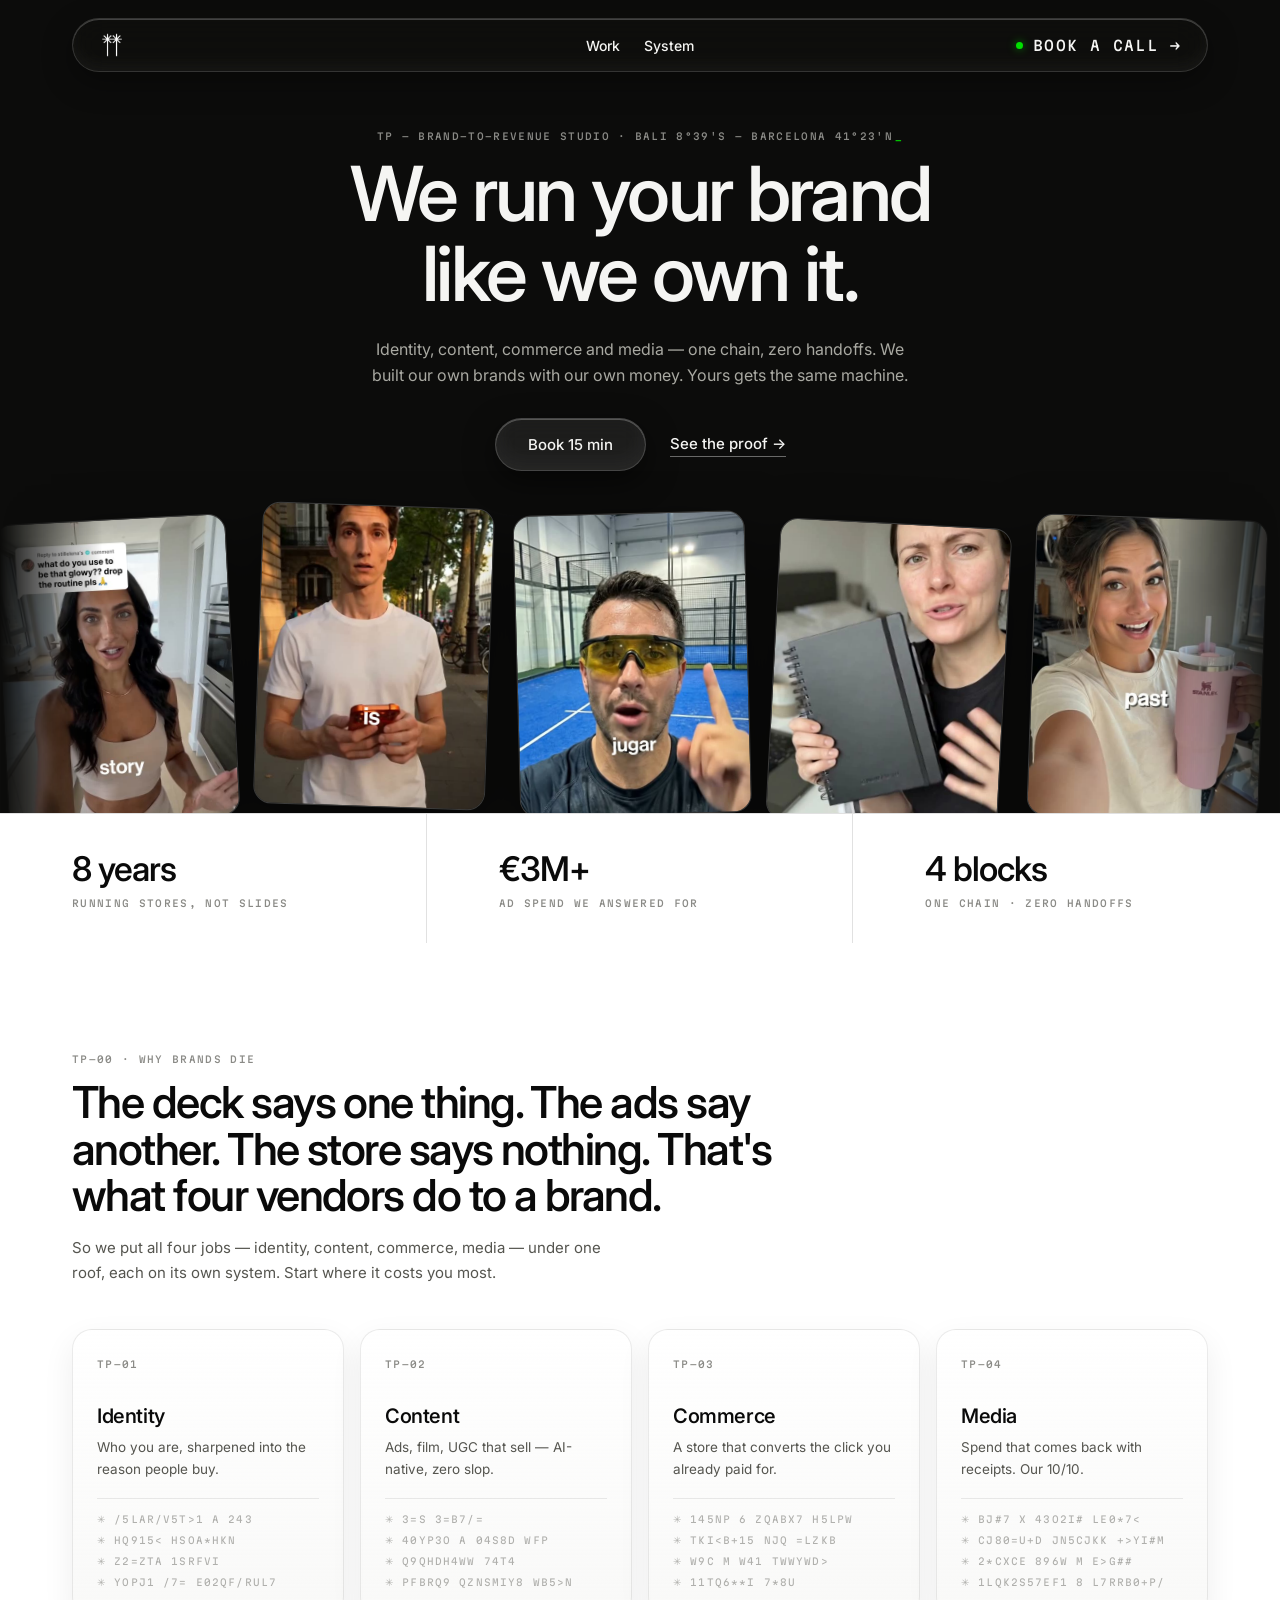
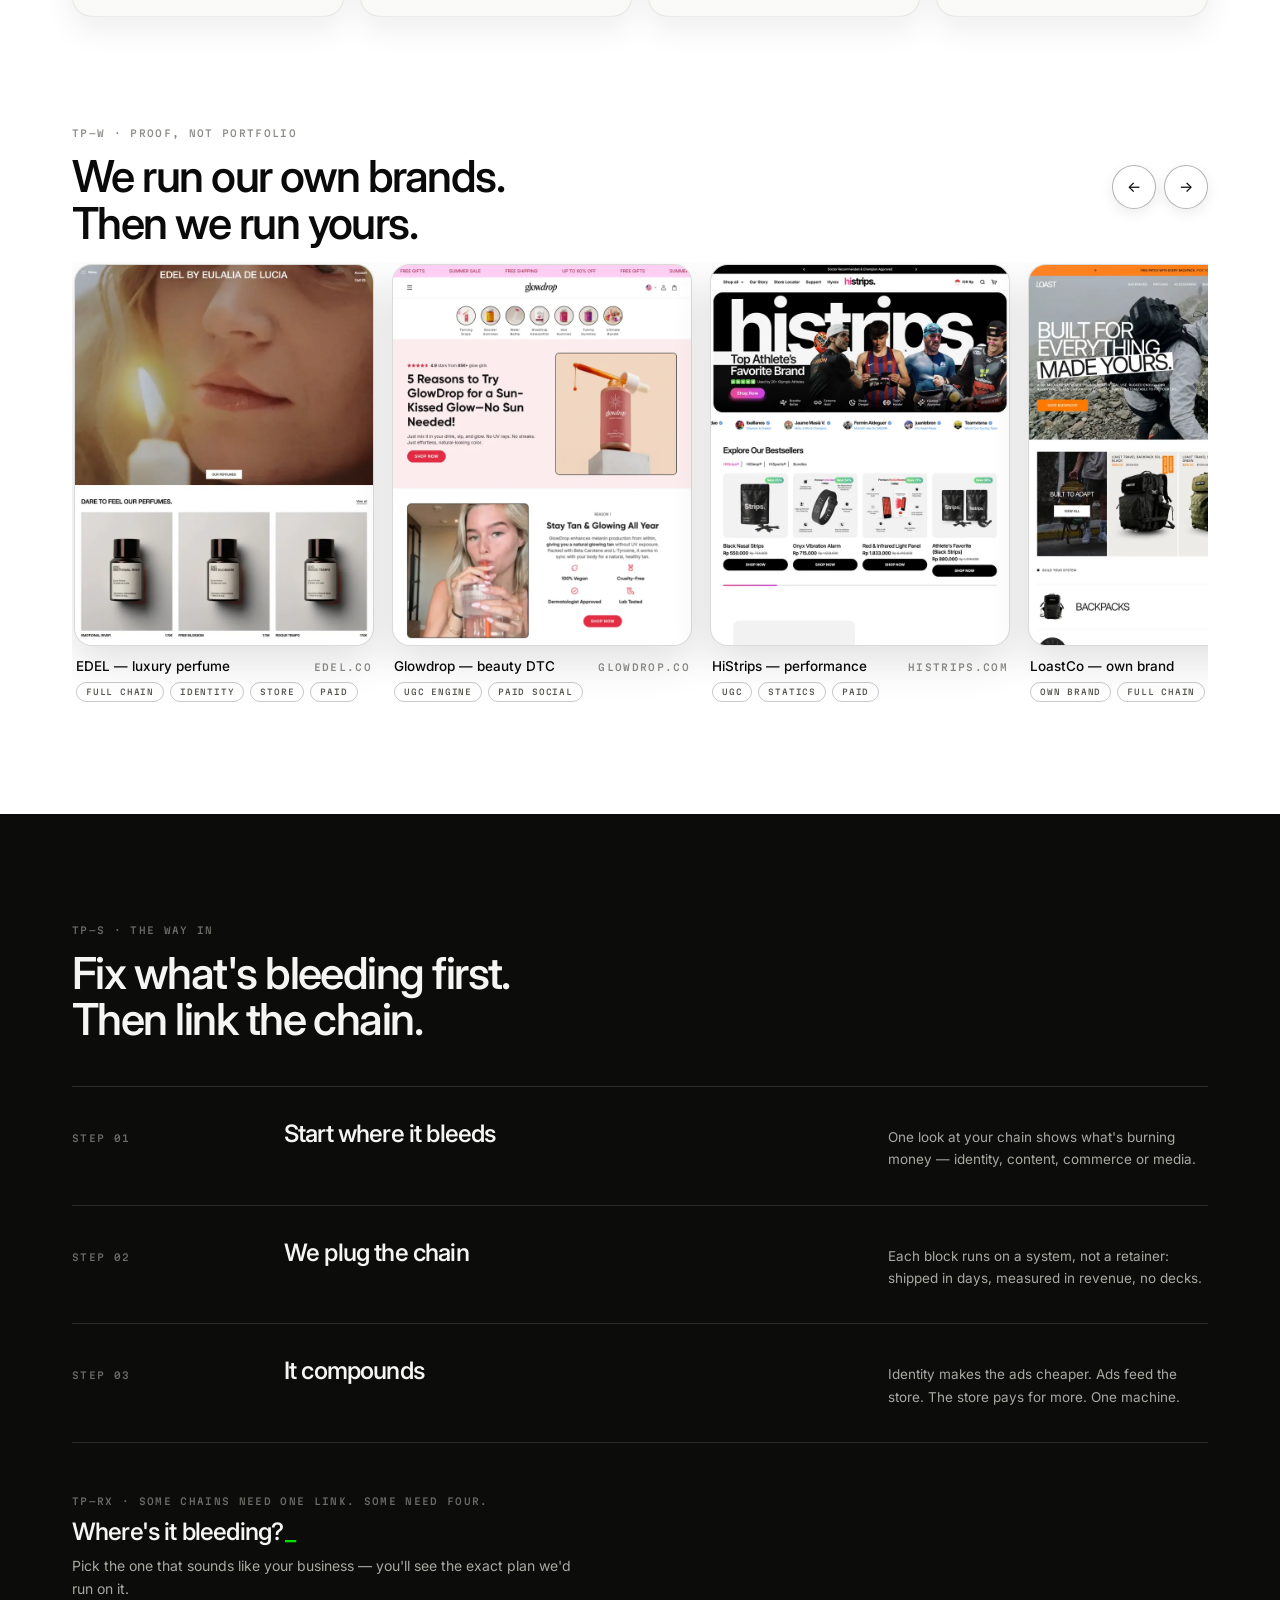
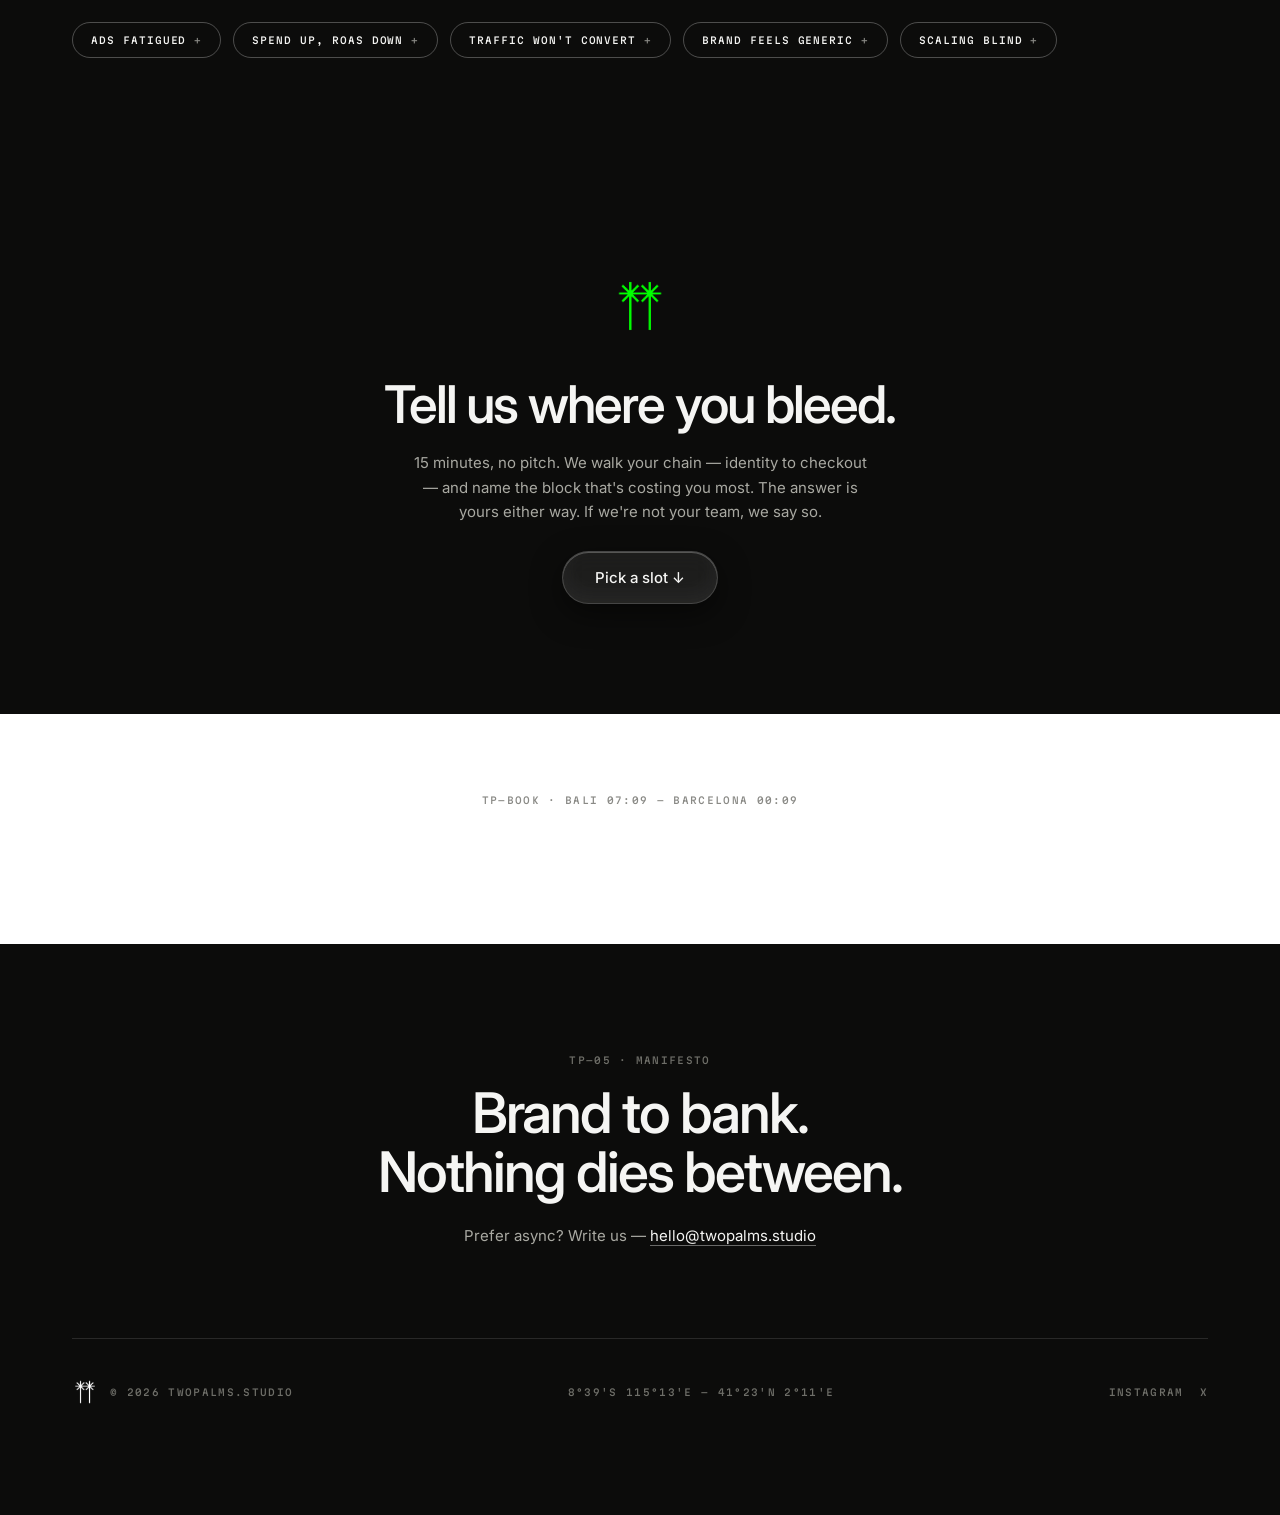
<file: index.html>
<!DOCTYPE html>
<html lang="en">
<head>
<meta charset="utf-8">
<meta name="viewport" content="width=device-width, initial-scale=1">
<title>twopalms — brand-to-revenue studio</title>
<meta name="description" content="We run your brand like we own it — identity, content, commerce and media as one chain, by two operators who run their own ecom brands. Bali — Barcelona.">
<link rel="canonical" href="https://twopalms.studio/">
<meta property="og:title" content="twopalms — brand-to-revenue studio">
<meta property="og:description" content="We run your brand like we own it — identity, content, commerce and media, one chain.">
<meta property="og:image" content="https://twopalms.studio/assets/og.png">
<meta property="og:url" content="https://twopalms.studio/">
<meta property="og:type" content="website">
<meta property="og:site_name" content="twopalms.studio">
<meta name="twitter:card" content="summary_large_image">
<meta name="twitter:title" content="twopalms — brand-to-revenue studio">
<meta name="twitter:description" content="We run your brand like we own it — identity, content, commerce and media, one chain.">
<meta name="twitter:image" content="https://twopalms.studio/assets/og.png">
<script type="application/ld+json">
{
  "@context": "https://schema.org",
  "@type": "Organization",
  "name": "twopalms",
  "alternateName": "twopalms.studio",
  "url": "https://twopalms.studio/",
  "logo": "https://twopalms.studio/assets/logo-black.png",
  "description": "Brand-to-revenue studio: identity, content, commerce and media as one chain, run by two operators with their own ecommerce brands.",
  "email": "hello@twopalms.studio",
  "founder": [
    {"@type": "Person", "name": "Tor Truji", "sameAs": ["https://instagram.com/tortruji", "https://x.com/tortruji"]},
    {"@type": "Person", "name": "Pol Casals", "sameAs": ["https://instagram.com/polcasals_", "https://x.com/polcasalsoller"]}
  ],
  "sameAs": ["https://instagram.com/tortruji", "https://x.com/tortruji"]
}
</script>
<link rel="icon" href="favicon.ico" sizes="48x48">
<link rel="icon" type="image/png" sizes="32x32" href="assets/favicon-32.png">
<link rel="icon" type="image/png" sizes="64x64" href="assets/favicon-64.png">
<link rel="apple-touch-icon" href="assets/apple-touch-icon.png">
<link rel="preconnect" href="https://fonts.googleapis.com">
<link rel="preconnect" href="https://fonts.gstatic.com" crossorigin>
<link href="https://fonts.googleapis.com/css2?family=Inter:ital,opsz,wght@0,14..32,400..700;1,14..32,400&family=Martian+Mono:wght@300..800&display=swap" rel="stylesheet">
<link rel="stylesheet" href="styles.css">

<!-- Meta Pixel -->
<script>
!function(f,b,e,v,n,t,s)
{if(f.fbq)return;n=f.fbq=function(){n.callMethod?
n.callMethod.apply(n,arguments):n.queue.push(arguments)};
if(!f._fbq)f._fbq=n;n.push=n;n.loaded=!0;n.version='2.0';
n.queue=[];t=b.createElement(e);t.async=!0;
t.src=v;s=b.getElementsByTagName(e)[0];
s.parentNode.insertBefore(t,s)}(window,document,'script',
'https://connect.facebook.net/en_US/fbevents.js');
fbq('init', '1645505560339533');
fbq('track', 'PageView');
</script>
<noscript><img height="1" width="1" style="display:none" alt=""
src="https://www.facebook.com/tr?id=1645505560339533&ev=PageView&noscript=1"></noscript>
<!-- End Meta Pixel -->
</head>
<body data-nav="glass" data-glass="on">
<div class="page">

<div class="navwrap"><div class="nav" id="nav">
<a class="navhome" href="#top" aria-label="twopalms home"><img class="navlogo" src="assets/logo-white.png" alt="twopalms" style="height:26px"></a>
<span class="fx gap24 ac navlinks"><a href="#work">Work</a><a href="#system">System</a></span>
<span class="fx ac gap10 navright">
<span class="livedot"></span>
<a href="#call" class="mono navcta">BOOK A CALL →</a>
<button class="navburger" id="navBurger" aria-label="Menu" aria-expanded="false" aria-controls="navMenu"><span></span><span></span></button>
</span>
</div>
<nav class="navmenu" id="navMenu">
<a href="#work">Work</a>
<a href="#system">System</a>

<a href="#call" class="mono navmenucta"><span class="livedot"></span>BOOK A CALL →</a>
</nav>
</div>

<div class="dark" id="top">
<div class="tc heropad" style="overflow:hidden">
<div class="lbld mb12 rv" style="color:#8A8A86">TP — BRAND-TO-REVENUE STUDIO · BALI 8°39'S — BARCELONA 41°23'N<span class="cursor">_</span></div>
<h1 class="disp m0 h1 rv rv-d1" style="max-width:980px;margin:0 auto">We run your brand<br>like we own it.</h1>
<p class="body rv rv-d2" style="max-width:560px;margin:22px auto 30px;font-size:16px">Identity, content, commerce and media — one chain, zero handoffs. We built our own brands with our own money. Yours gets the same machine.</p>
<div class="fx jc ac gap24 rv rv-d3"><a href="#call"><button class="glassbtn">Book 15 min</button></a><a href="#work"><button class="ghostd">See the proof →</button></a></div>
<div class="marquee rv rv-d3" id="heroMarquee">
<div class="mtrack">
<div class="mset">
<div class="tiltc" style="--r:-3deg;--y:18px"><video src="assets/ugc/ugc-glowdrop.mp4" poster="assets/ugc/ugc-glowdrop.jpg" muted loop playsinline autoplay preload="metadata" aria-label="Glowdrop — UGC ad"></video></div>
<div class="tiltc" style="--r:2deg;--y:4px"><video src="assets/ugc/ugc-nakd-1.mp4" poster="assets/ugc/ugc-nakd-1.jpg" muted loop playsinline autoplay preload="metadata" aria-label="NAKD — UGC ad"></video></div>
<div class="tiltc" style="--r:-1.5deg;--y:12px"><video src="assets/ugc/ugc-strom-1.mp4" poster="assets/ugc/ugc-strom-1.jpg" muted loop playsinline autoplay preload="metadata" aria-label="Strom — UGC ad"></video></div>
<div class="tiltc" style="--r:3deg;--y:22px"><video src="assets/ugc/ugc-north.mp4" poster="assets/ugc/ugc-north.jpg" muted loop playsinline autoplay preload="metadata" aria-label="North Planner — UGC ad"></video></div><div class="tiltc" style="--r:2deg;--y:16px"><video src="assets/ugc/ugc-stanley.mp4" poster="assets/ugc/ugc-stanley.jpg" muted loop playsinline autoplay preload="metadata" aria-label="Stanley — UGC ad"></video></div>
<div class="tiltc" style="--r:-2deg;--y:24px"><video src="assets/ugc/ugc-glowdrop-2.mp4" poster="assets/ugc/ugc-glowdrop-2.jpg" muted loop playsinline autoplay preload="metadata" aria-label="Glowdrop — UGC ad"></video></div>
<div class="tiltc" style="--r:-3deg;--y:6px"><video src="assets/ugc/ugc-nakd-2.mp4" poster="assets/ugc/ugc-nakd-2.jpg" muted loop playsinline autoplay preload="metadata" aria-label="NAKD — UGC ad"></video></div>
<div class="tiltc" style="--r:2.5deg;--y:20px"><video src="assets/ugc/ugc-strom-2.mp4" poster="assets/ugc/ugc-strom-2.jpg" muted loop playsinline autoplay preload="metadata" aria-label="Strom — UGC ad"></video></div>
</div>
<div class="mset" aria-hidden="true">
<div class="tiltc" style="--r:-3deg;--y:18px"><video src="assets/ugc/ugc-glowdrop.mp4" poster="assets/ugc/ugc-glowdrop.jpg" muted loop playsinline autoplay preload="metadata"></video></div>
<div class="tiltc" style="--r:2deg;--y:4px"><video src="assets/ugc/ugc-nakd-1.mp4" poster="assets/ugc/ugc-nakd-1.jpg" muted loop playsinline autoplay preload="metadata"></video></div>
<div class="tiltc" style="--r:-1.5deg;--y:12px"><video src="assets/ugc/ugc-strom-1.mp4" poster="assets/ugc/ugc-strom-1.jpg" muted loop playsinline autoplay preload="metadata"></video></div>
<div class="tiltc" style="--r:3deg;--y:22px"><video src="assets/ugc/ugc-north.mp4" poster="assets/ugc/ugc-north.jpg" muted loop playsinline autoplay preload="metadata"></video></div><div class="tiltc" style="--r:2deg;--y:16px"><video src="assets/ugc/ugc-stanley.mp4" poster="assets/ugc/ugc-stanley.jpg" muted loop playsinline autoplay preload="metadata"></video></div>
<div class="tiltc" style="--r:-2deg;--y:24px"><video src="assets/ugc/ugc-glowdrop-2.mp4" poster="assets/ugc/ugc-glowdrop-2.jpg" muted loop playsinline autoplay preload="metadata"></video></div>
<div class="tiltc" style="--r:-3deg;--y:6px"><video src="assets/ugc/ugc-nakd-2.mp4" poster="assets/ugc/ugc-nakd-2.jpg" muted loop playsinline autoplay preload="metadata"></video></div>
<div class="tiltc" style="--r:2.5deg;--y:20px"><video src="assets/ugc/ugc-strom-2.mp4" poster="assets/ugc/ugc-strom-2.jpg" muted loop playsinline autoplay preload="metadata"></video></div>
</div>
</div>
</div>
</div>
</div>

<div class="statrow">
<div class="stat rv"><div class="statn" data-count="8" data-suffix=" years">8 years</div><div class="lbl" style="margin-top:8px">RUNNING STORES, NOT SLIDES</div></div>
<div class="stat rv rv-d1"><div class="statn" data-count="3" data-prefix="€" data-suffix="M+">€3M+</div><div class="lbl" style="margin-top:8px">AD SPEND WE ANSWERED FOR</div></div>
<div class="stat rv rv-d2" style="border-right:none"><div class="statn" data-count="4" data-suffix=" blocks">4 blocks</div><div class="lbl" style="margin-top:8px">ONE CHAIN · ZERO HANDOFFS</div></div>
</div>

<div class="sect" id="system">
<div class="lbl rv">TP—00 · WHY BRANDS DIE</div>
<h2 class="disp h2 rv rv-d1" style="max-width:760px;margin:14px 0 18px">The deck says one thing. The ads say another. The store says nothing. That's what four vendors do to a brand.</h2>
<p class="body rv rv-d2" style="max-width:560px;margin:0 0 44px">So we put all four jobs — identity, content, commerce, media — under one roof, each on its own system. Start where it costs you most.</p>
<div class="blocks">
<div class="block rv"><div class="lbl">TP—01</div><div class="blockinner"><div class="blockt">Identity</div><p class="body" style="font-size:13.5px;margin:8px 0 0">Who you are, sharpened into the reason people buy.</p><ul class="blocklist"><li>✳ POSITIONING &amp; DNA</li><li>✳ VERBAL IDENTITY</li><li>✳ VISUAL SYSTEM</li><li>✳ BRAND OS, DOCUMENTED</li></ul></div></div>
<div class="block rv rv-d1"><div class="lbl">TP—02</div><div class="blockinner"><div class="blockt">Content</div><p class="body" style="font-size:13.5px;margin:8px 0 0">Ads, film, UGC that sell — AI-native, zero slop.</p><ul class="blocklist"><li>✳ UGC ENGINE</li><li>✳ STATIC + VIDEO ADS</li><li>✳ EDITORIAL FILM</li><li>✳ WEEKLY CREATIVE DROPS</li></ul></div></div>
<div class="block rv rv-d2"><div class="lbl">TP—03</div><div class="blockinner"><div class="blockt">Commerce</div><p class="body" style="font-size:13.5px;margin:8px 0 0">A store that converts the click you already paid for.</p><ul class="blocklist"><li>✳ STORE &amp; FUNNEL BUILD</li><li>✳ LANDINGS PER OFFER</li><li>✳ CRO &amp; AOV SYSTEMS</li><li>✳ CHECKOUT FLOW</li></ul></div></div>
<div class="block rv rv-d3"><div class="lbl">TP—04</div><div class="blockinner"><div class="blockt">Media</div><p class="body" style="font-size:13.5px;margin:8px 0 0">Spend that comes back with receipts. Our 10/10.</p><ul class="blocklist"><li>✳ META &amp; TIKTOK BUYING</li><li>✳ CREATIVE TESTING MATRIX</li><li>✳ WEEKLY KILL / SCALE</li><li>✳ ATTRIBUTION &amp; REPORTING</li></ul></div></div>
</div>
</div>

<div class="sect" id="work" style="padding-top:0">
<div class="fx jb ac mb16 whead">
<div><div class="lbl rv">TP—W · PROOF, NOT PORTFOLIO</div><h2 class="disp h2 rv rv-d1" style="margin:14px 0 0">We run our own brands.<br>Then we run yours.</h2></div>
<span class="fx gap8 rv rv-d2"><button class="navarr" id="railPrev" aria-label="Previous">←</button><button class="navarr" id="railNext" aria-label="Next">→</button></span>
</div>
<div class="rail mt16 rv rv-d2" id="rail">
<div class="wcard"><div class="wframe wsite"><img class="wshot" src="assets/sites/site-edel.webp" alt="edel.co — built by twopalms" loading="lazy"></div><div class="wmeta"><span style="font-size:13.5px;font-weight:500">EDEL — luxury perfume</span><span class="lbl">EDEL.CO</span></div><div class="wpills"><span class="wpill">FULL CHAIN</span><span class="wpill">IDENTITY</span><span class="wpill">STORE</span><span class="wpill">PAID</span></div></div>
<div class="wcard"><div class="wframe wsite"><img class="wshot" src="assets/sites/site-glowdrop.webp" alt="glowdrop.co" loading="lazy"></div><div class="wmeta"><span style="font-size:13.5px;font-weight:500">Glowdrop — beauty DTC</span><span class="lbl">GLOWDROP.CO</span></div><div class="wpills"><span class="wpill">UGC ENGINE</span><span class="wpill">PAID SOCIAL</span></div></div>
<div class="wcard"><div class="wframe wsite"><img class="wshot" src="assets/sites/site-histrips.webp" alt="histrips.com" loading="lazy"></div><div class="wmeta"><span style="font-size:13.5px;font-weight:500">HiStrips — performance</span><span class="lbl">HISTRIPS.COM</span></div><div class="wpills"><span class="wpill">UGC</span><span class="wpill">STATICS</span><span class="wpill">PAID</span></div></div>
<div class="wcard"><div class="wframe wsite"><img class="wshot" src="assets/sites/site-loast.webp" alt="loastco.com — own brand" loading="lazy"></div><div class="wmeta"><span style="font-size:13.5px;font-weight:500">LoastCo — own brand</span><span class="lbl">LOASTCO.COM</span></div><div class="wpills"><span class="wpill">OWN BRAND</span><span class="wpill">FULL CHAIN</span></div></div>
<div class="wcard"><div class="wframe wsite"><img class="wshot" src="assets/sites/site-strom.webp" alt="stromgear.com" loading="lazy"></div><div class="wmeta"><span style="font-size:13.5px;font-weight:500">STROM — own brand</span><span class="lbl">STROMGEAR.COM</span></div><div class="wpills"><span class="wpill">OWN BRAND</span><span class="wpill">FULL CHAIN</span></div></div>
<div class="wcard"><div class="wframe wsite"><img class="wshot" src="assets/sites/site-nakd.webp" alt="nakdcase.com" loading="lazy"></div><div class="wmeta"><span style="font-size:13.5px;font-weight:500">NAKD — own brand</span><span class="lbl">NAKDCASE.COM</span></div><div class="wpills"><span class="wpill">OWN BRAND</span><span class="wpill">FULL CHAIN</span></div></div>
<div class="wcard"><div class="wframe wsite"><img class="wshot" src="assets/sites/site-bocoffee.webp" alt="bocoffeeco.com" loading="lazy"></div><div class="wmeta"><span style="font-size:13.5px;font-weight:500">Bø Coffee — own brand</span><span class="lbl">BOCOFFEECO.COM</span></div><div class="wpills"><span class="wpill">OWN BRAND</span><span class="wpill">FULL CHAIN</span></div></div>
</div>
</div>

<div class="sect dark">
<div class="lbld rv">TP—S · THE WAY IN</div>
<h2 class="disp h2 rv rv-d1" style="margin:14px 0 44px">Fix what's bleeding first.<br>Then link the chain.</h2>
<div class="step rv"><span class="lbld">STEP 01</span><span class="disp" style="font-size:24px">Start where it bleeds</span><span class="body" style="font-size:13.5px">One look at your chain shows what's burning money — identity, content, commerce or media.</span></div>
<div class="step rv rv-d1"><span class="lbld">STEP 02</span><span class="disp" style="font-size:24px">We plug the chain</span><span class="body" style="font-size:13.5px">Each block runs on a system, not a retainer: shipped in days, measured in revenue, no decks.</span></div>
<div class="step rv rv-d2" style="border-bottom:1px solid rgba(245,245,243,.14)"><span class="lbld">STEP 03</span><span class="disp" style="font-size:24px">It compounds</span><span class="body" style="font-size:13.5px">Identity makes the ads cheaper. Ads feed the store. The store pays for more. One machine.</span></div>
<div class="rx rv"><div class="lbld" style="margin-bottom:12px">TP—RX · SOME CHAINS NEED ONE LINK. SOME NEED FOUR.</div>
<div class="disp" style="font-size:24px;margin-bottom:10px">Where's it bleeding?<span class="cursor">_</span></div>
<p class="body" style="font-size:14px;margin:0 0 22px;max-width:520px">Pick the one that sounds like your business — you'll see the exact plan we'd run on it.</p>
<div class="fx gap12 wrap rxrow" id="rxPills">
<button class="rxchip" data-rx="rx-ads" aria-expanded="false">ADS FATIGUED</button>
<button class="rxchip" data-rx="rx-roas" aria-expanded="false">SPEND UP, ROAS DOWN</button>
<button class="rxchip" data-rx="rx-store" aria-expanded="false">TRAFFIC WON'T CONVERT</button>
<button class="rxchip" data-rx="rx-brand" aria-expanded="false">BRAND FEELS GENERIC</button>
<button class="rxchip" data-rx="rx-blind" aria-expanded="false">SCALING BLIND</button>
</div>

<div class="rxpanel" id="rx-ads" hidden>
<div class="rxblocks"><span class="rxblock">TP—02 CONTENT</span></div>
<div class="rxstep"><span class="lbld">01</span><span class="body" style="font-size:14px">We audit your account and map every angle you've already burned.</span></div>
<div class="rxstep"><span class="lbld">02</span><span class="body" style="font-size:14px">UGC engine + static and video ad systems ship the first batch in days, not weeks.</span></div>
<div class="rxstep"><span class="lbld">03</span><span class="body" style="font-size:14px">Weekly creative drops from then on — winners scale, losers die the same week.</span></div>
<div class="rxout">Fresh creative volume without touching your funnel. CPA comes down first.</div>
<a href="#call"><button class="glassbtn">Discuss this plan — free, 15 min</button></a>
</div>

<div class="rxpanel" id="rx-roas" hidden>
<div class="rxblocks"><span class="rxblock">TP—02 CONTENT</span><span class="rxblock">TP—04 MEDIA</span></div>
<div class="rxstep"><span class="lbld">01</span><span class="body" style="font-size:14px">We rebuild your testing matrix — creative and audiences stop being guesses.</span></div>
<div class="rxstep"><span class="lbld">02</span><span class="body" style="font-size:14px">New angles feed the account weekly; kill/scale calls every Monday.</span></div>
<div class="rxstep"><span class="lbld">03</span><span class="body" style="font-size:14px">Attribution cleaned up so you scale on real numbers, not platform math.</span></div>
<div class="rxout">Spend scales because the machine earns it — receipts included.</div>
<a href="#call"><button class="glassbtn">Discuss this plan — free, 15 min</button></a>
</div>

<div class="rxpanel" id="rx-store" hidden>
<div class="rxblocks"><span class="rxblock">TP—03 COMMERCE</span><span class="rxblock">TP—02 CONTENT</span></div>
<div class="rxstep"><span class="lbld">01</span><span class="body" style="font-size:14px">We walk your funnel click by click and find where the money leaks.</span></div>
<div class="rxstep"><span class="lbld">02</span><span class="body" style="font-size:14px">Store and landings rebuilt per offer — speed, story, checkout.</span></div>
<div class="rxstep"><span class="lbld">03</span><span class="body" style="font-size:14px">CRO and AOV systems keep compounding after launch.</span></div>
<div class="rxout">The click you already paid for finally turns into orders.</div>
<a href="#call"><button class="glassbtn">Discuss this plan — free, 15 min</button></a>
</div>

<div class="rxpanel" id="rx-brand" hidden>
<div class="rxblocks"><span class="rxblock">TP—01 IDENTITY</span><span class="rxblock">TP—02 CONTENT</span></div>
<div class="rxstep"><span class="lbld">01</span><span class="body" style="font-size:14px">Positioning sharpened until only you can say it.</span></div>
<div class="rxstep"><span class="lbld">02</span><span class="body" style="font-size:14px">Verbal and visual system rebuilt into a brand OS your team can run.</span></div>
<div class="rxstep"><span class="lbld">03</span><span class="body" style="font-size:14px">The content engine carries the new identity into every ad and every page.</span></div>
<div class="rxout">A brand competitors can't copy — and ads that suddenly sound like someone.</div>
<a href="#call"><button class="glassbtn">Discuss this plan — free, 15 min</button></a>
</div>

<div class="rxpanel" id="rx-blind" hidden>
<div class="rxblocks"><span class="rxblock">TP—01</span><span class="rxblock">TP—02</span><span class="rxblock">TP—03</span><span class="rxblock">TP—04</span><span class="rxblock" style="border-color:rgba(0,224,0,.5)">FULL CHAIN</span></div>
<div class="rxstep"><span class="lbld">01</span><span class="body" style="font-size:14px">Full chain audit — identity to checkout, every handoff exposed.</span></div>
<div class="rxstep"><span class="lbld">02</span><span class="body" style="font-size:14px">All four blocks under one roof, each running on its own system.</span></div>
<div class="rxstep"><span class="lbld">03</span><span class="body" style="font-size:14px">One machine, one number: brand to bank.</span></div>
<div class="rxout">The whole chain answers to one team. Nothing dies between.</div>
<a href="#call"><button class="glassbtn">Discuss this plan — free, 15 min</button></a>
</div>
</div>
</div>

<div class="sect dark tc" id="call">
<img class="ctalogo rv" src="assets/logo-green.png" alt="twopalms" style="margin:0 auto 18px">
<div class="lbld rv rv-d1">TP—CALL · NO DECKS, NO THEATER</div>
<h2 class="disp h2b rv rv-d1" style="margin:14px auto 18px">Tell us where you bleed.</h2>
<p class="body rv rv-d2" style="max-width:460px;margin:0 auto">15 minutes, no pitch. We walk your chain — identity to checkout — and name the block that's costing you most. The answer is yours either way. If we're not your team, we say so.</p>
<div style="margin-top:26px" class="rv rv-d3"><a href="#book"><button class="glassbtn">Pick a slot ↓</button></a></div>
</div>

<div class="sect" id="book" style="padding-top:80px">
<div class="lbl tc rv">TP—BOOK · BALI <span data-clock="bali">14:32</span> — BARCELONA <span data-clock="bcn">08:32</span></div>
<div id="my-cal-inline-15min" style="width:100%;margin-top:28px"></div>
</div>

<div class="sect dark">
<div class="lbld tc rv">TP—05 · MANIFESTO</div>
<h2 class="disp tc h2m rv rv-d1" style="margin:18px auto 22px;max-width:820px">Brand to bank.<br>Nothing dies between.</h2>
<p class="body tc rv rv-d2" style="max-width:460px;margin:0 auto">Prefer async? Write us — <a href="mailto:hello@twopalms.studio" style="color:#F5F5F3;border-bottom:1px solid rgba(245,245,243,.4)">hello@twopalms.studio</a></p>
<div class="foot" style="padding:40px 0 0;margin-top:90px;align-items:center">
<span class="fx ac gap12"><img class="footlogo" src="assets/logo-white.png" alt="twopalms"><span class="lbld">© 2026 TWOPALMS.STUDIO</span></span>
<span class="lbld">8°39'S 115°13'E — 41°23'N 2°11'E</span>
<span class="fx gap16"><a href="https://instagram.com/tortruji" target="_blank" rel="noopener" class="lbld">INSTAGRAM</a><a href="https://x.com/tortruji" target="_blank" rel="noopener" class="lbld">X</a></span>
</div>
</div>

</div>
<script src="main.js" defer></script>
</body>
</html>
</file>
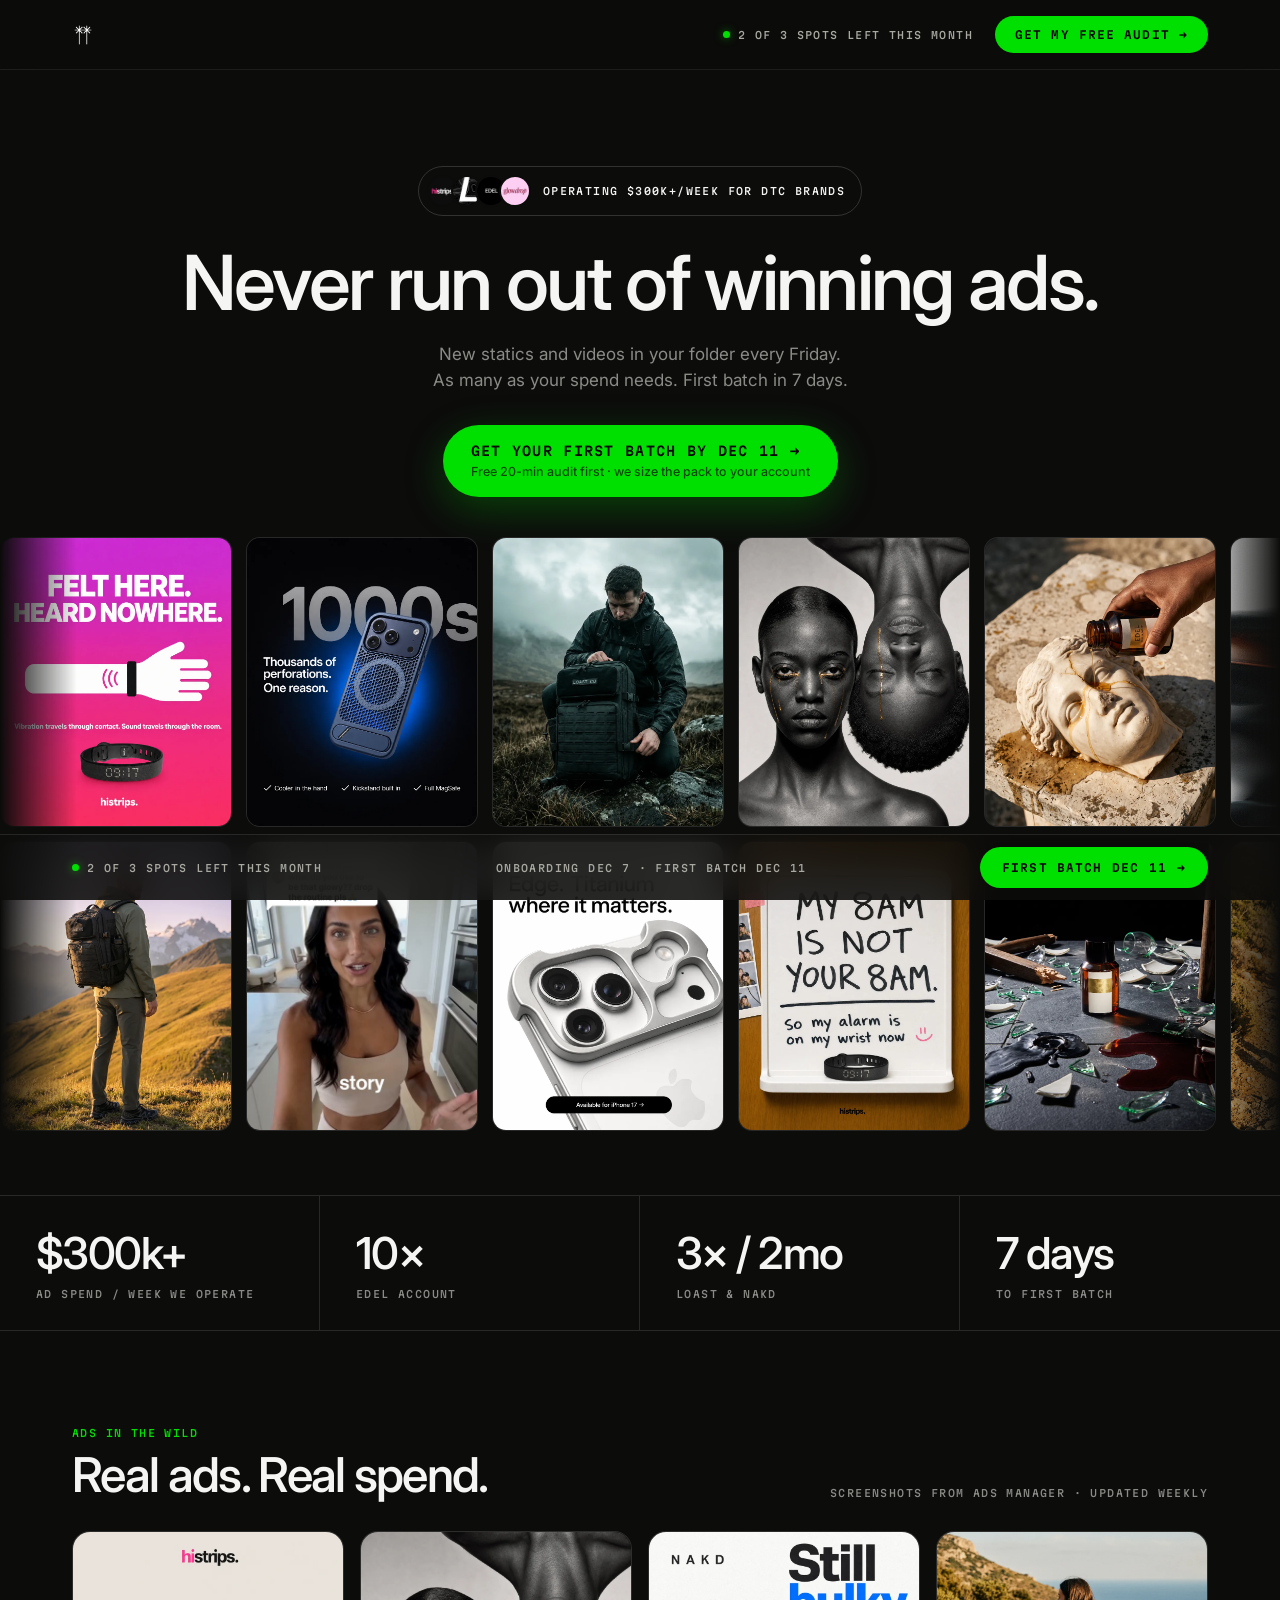
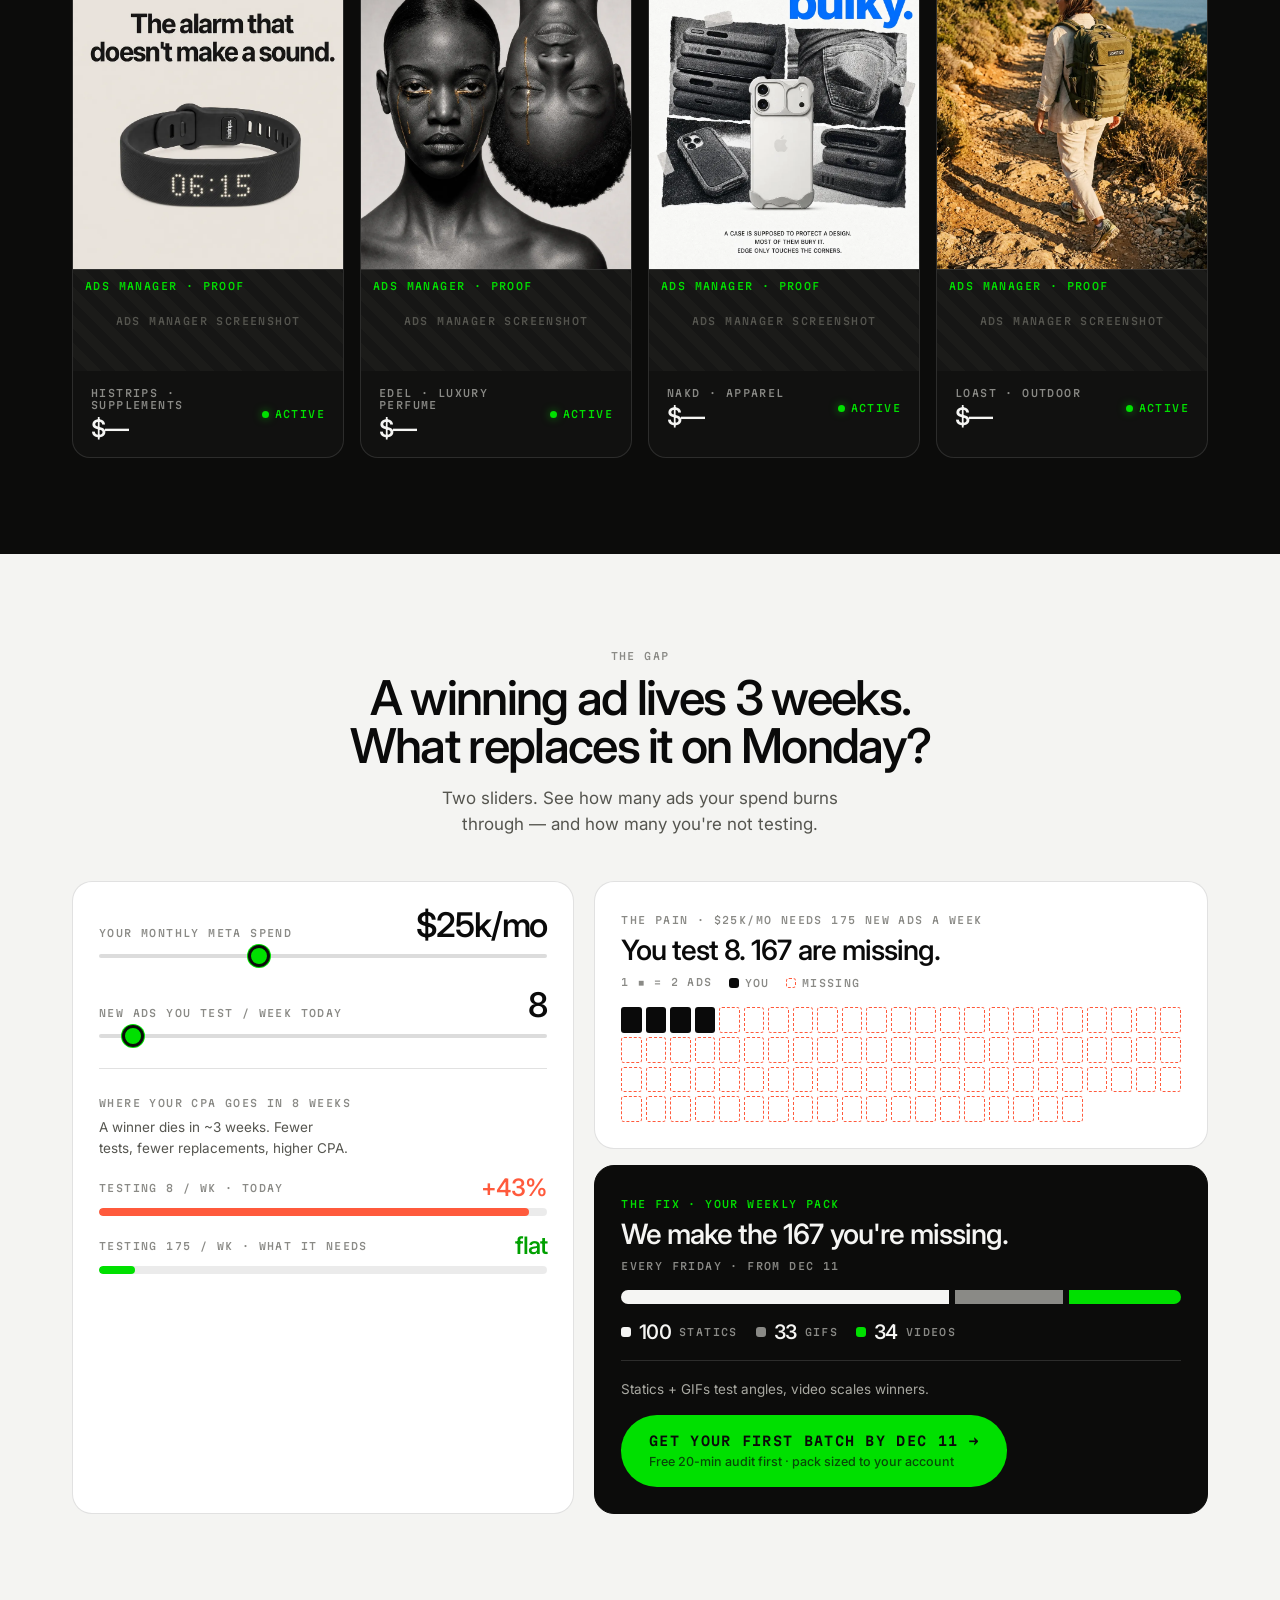
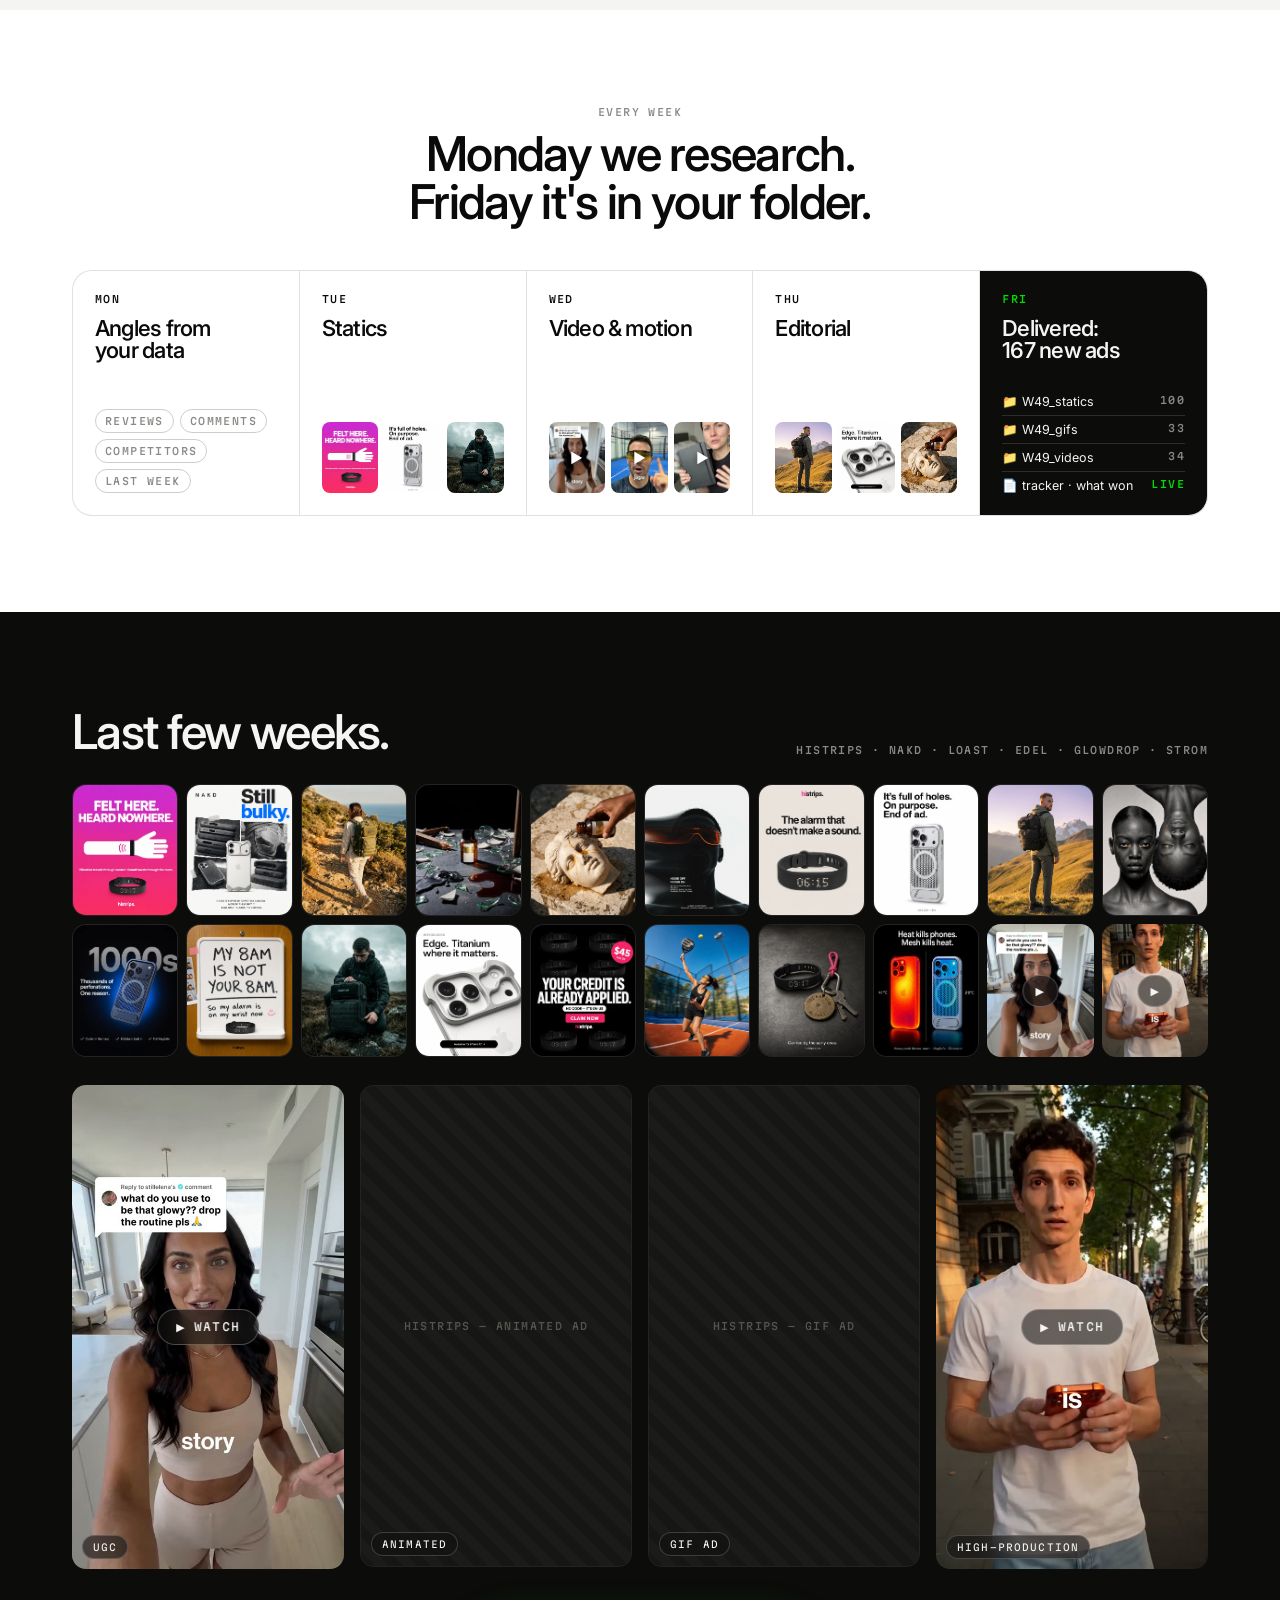
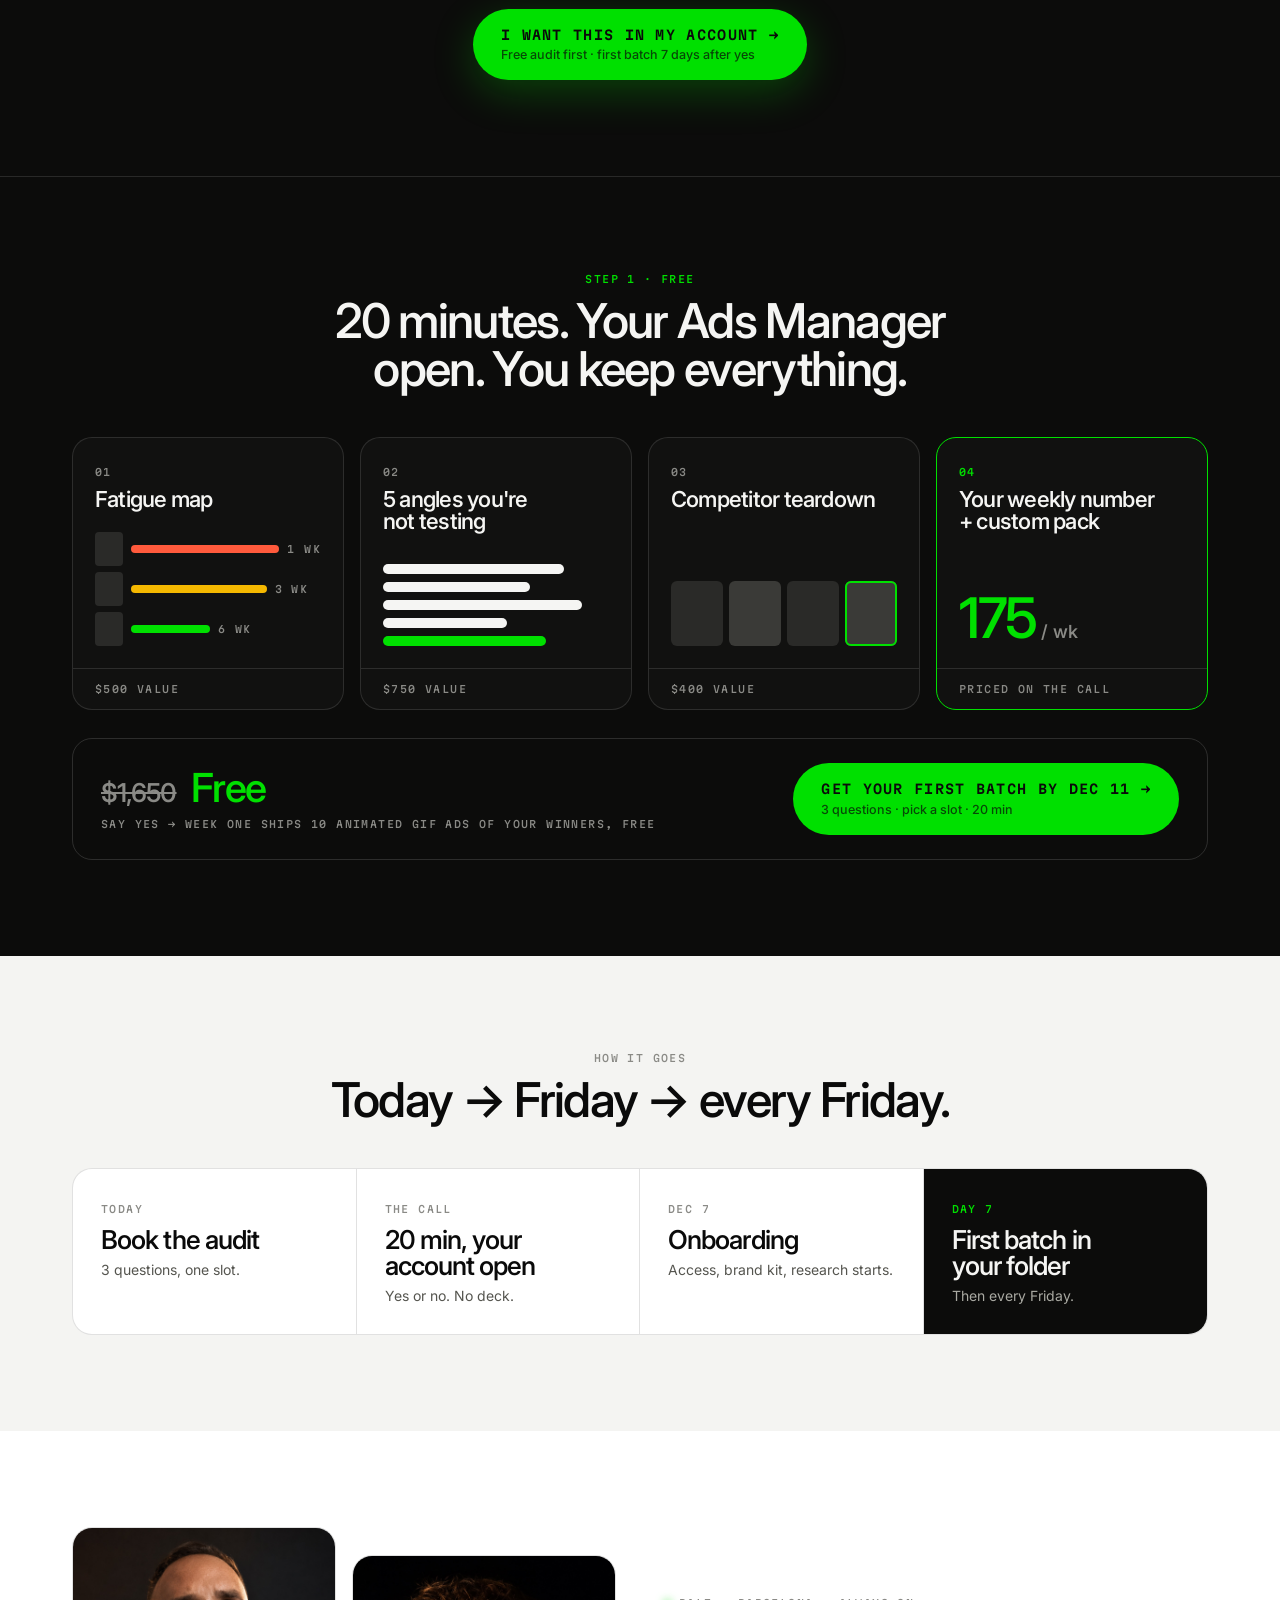
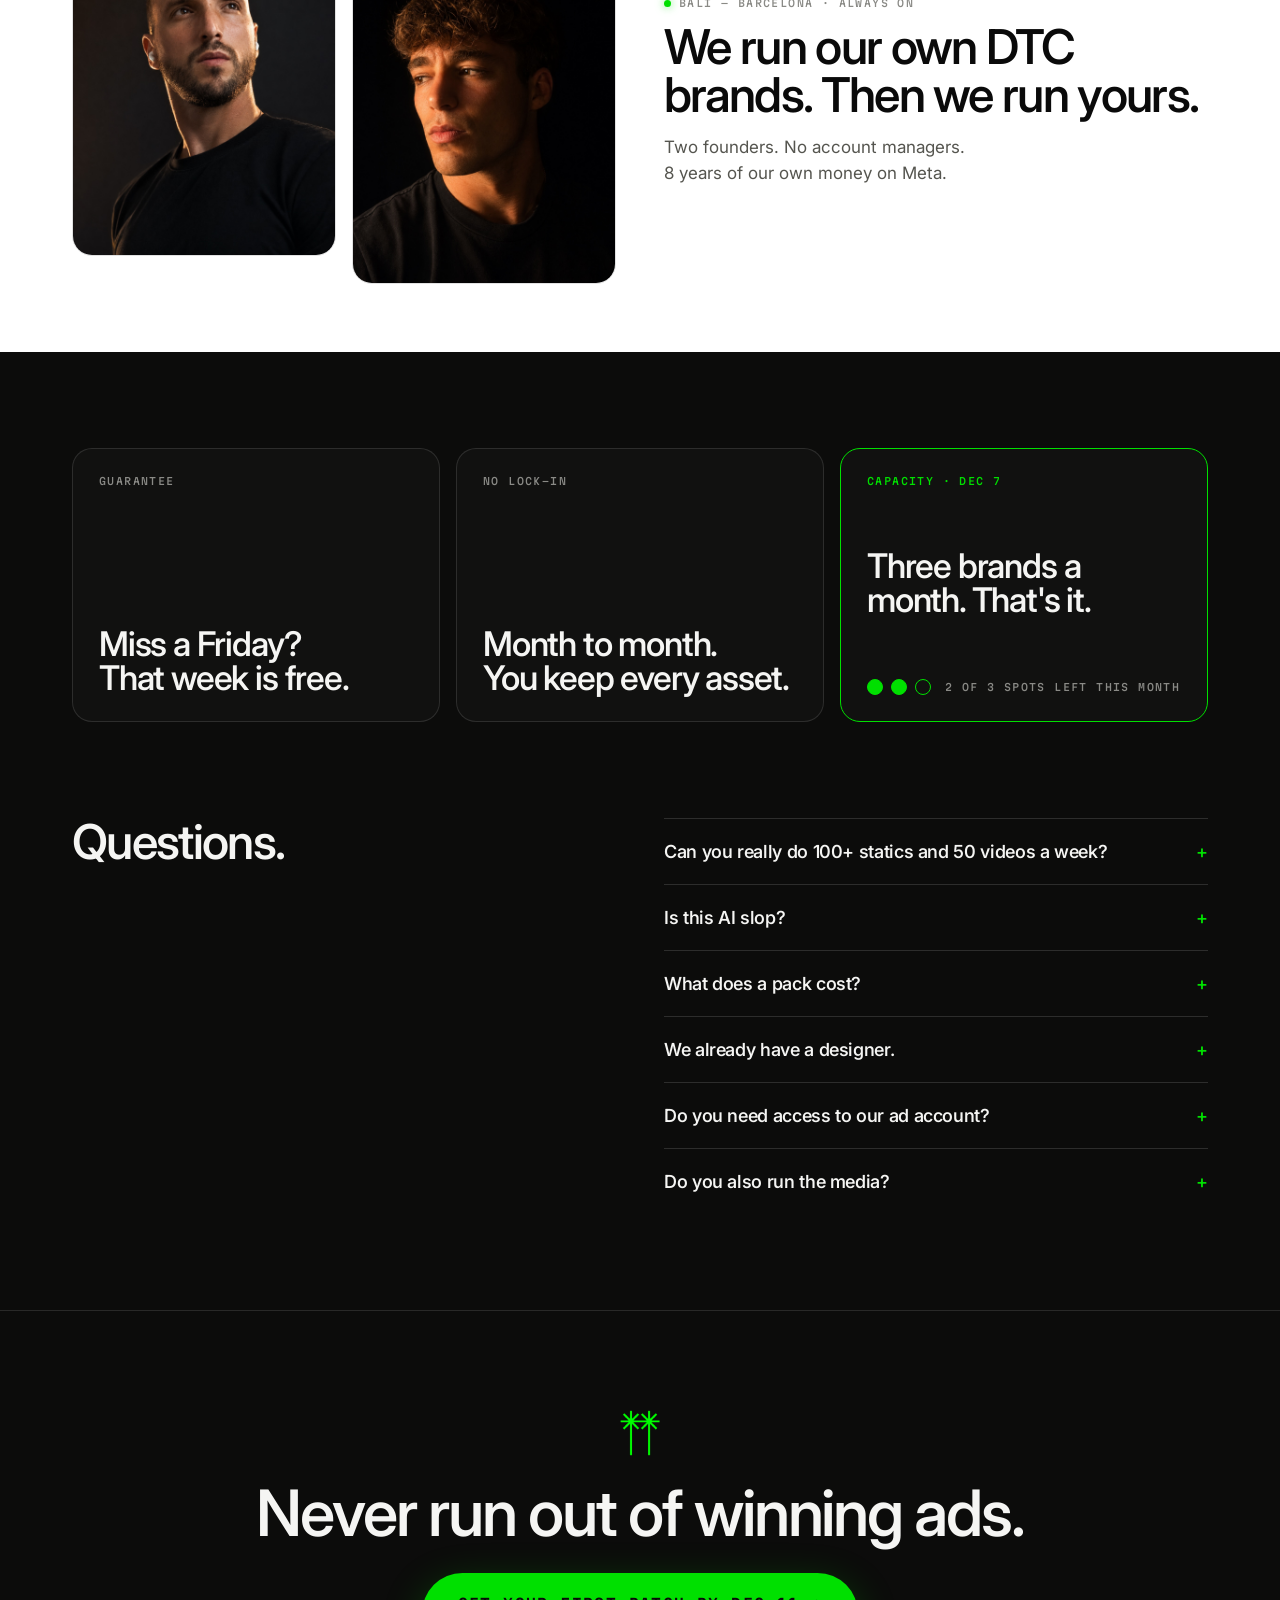
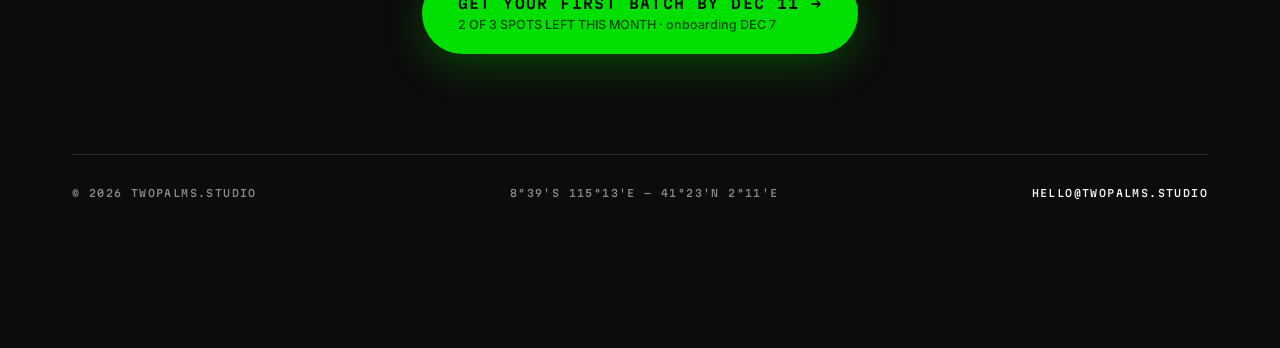
<file: more-ads/index.html>
<!DOCTYPE html>
<html lang="en">
<head>
<meta charset="utf-8">
<meta name="viewport" content="width=device-width, initial-scale=1">
<title>Never run out of winning ads — twopalms</title>
<meta name="description" content="New statics and videos in your folder every Friday. As many as your spend needs. First batch in 7 days. Free 20-minute creative volume audit.">
<link rel="canonical" href="https://twopalms.studio/more-ads/">
<meta name="robots" content="noindex,follow">
<meta property="og:title" content="Never run out of winning ads — twopalms">
<meta property="og:description" content="New statics and videos in your folder every Friday. As many as your spend needs. First batch in 7 days.">
<meta property="og:image" content="https://twopalms.studio/assets/og.png">
<meta property="og:url" content="https://twopalms.studio/more-ads/">
<meta property="og:type" content="website">
<meta name="twitter:card" content="summary_large_image">
<link rel="icon" href="/favicon.ico" sizes="48x48">
<link rel="icon" type="image/png" sizes="32x32" href="/assets/favicon-32.png">
<link rel="apple-touch-icon" href="/assets/apple-touch-icon.png">
<link rel="preconnect" href="https://fonts.googleapis.com">
<link rel="preconnect" href="https://fonts.gstatic.com" crossorigin>
<link href="https://fonts.googleapis.com/css2?family=Inter:ital,opsz,wght@0,14..32,400..700;1,14..32,400&family=Martian+Mono:wght@300..800&display=swap" rel="stylesheet">
<link rel="stylesheet" href="/more-ads/landing.css">

<!-- Meta Pixel -->
<script>
!function(f,b,e,v,n,t,s)
{if(f.fbq)return;n=f.fbq=function(){n.callMethod?
n.callMethod.apply(n,arguments):n.queue.push(arguments)};
if(!f._fbq)f._fbq=n;n.push=n;n.loaded=!0;n.version='2.0';
n.queue=[];t=b.createElement(e);t.async=!0;
t.src=v;s=b.getElementsByTagName(e)[0];
s.parentNode.insertBefore(t,s)}(window,document,'script',
'https://connect.facebook.net/en_US/fbevents.js');
fbq('init', '1645505560339533');
fbq('track', 'PageView');
</script>
<noscript><img height="1" width="1" style="display:none" alt=""
src="https://www.facebook.com/tr?id=1645505560339533&ev=PageView&noscript=1"></noscript>
<!-- End Meta Pixel -->
</head>
<body data-spots="2">

<div class="nav"><a href="#top"><img src="/assets/logo-white.png" alt="twopalms" style="height:22px;width:auto;display:block"></a><div style="display:flex;align-items:center;gap:22px"><span class="lbl hidem" style="display:flex;align-items:center;gap:8px;color:#A9A9A2"><span class="livedot"></span><span data-bind="spotsLabel"></span></span><button class="ctamini" data-act="openQual">Get my free audit →</button></div></div>

<div id="top">

<!-- HERO -->
<div style="background:#0C0C0B;color:#F5F5F3;overflow:hidden">
<div class="sect" style="padding-bottom:40px;text-align:center">
<div style="display:inline-flex;align-items:center;gap:12px;border:1px solid rgba(245,245,243,.16);border-radius:999px;padding:8px 16px 8px 8px;margin-bottom:28px"><span class="brandstack"><img src="assets/brands/histrips.webp" alt="Histrips" width="128" height="128"><img src="assets/brands/loast.webp" alt="Loast" width="128" height="128"><img src="assets/brands/edel.webp" alt="EDEL" width="128" height="128"><img src="assets/brands/glowdrop.webp" alt="GlowDrop" width="128" height="128"></span><span class="lbl" style="color:#F5F5F3">OPERATING $300K+/WEEK FOR DTC BRANDS</span></div>
<h1 class="disp h1" style="margin:0 auto;max-width:960px">Never run out of winning ads.</h1>
<p class="sub" style="max-width:560px;margin:22px auto 0">New statics and videos in your folder every Friday. As many as your spend needs. First batch in 7 days.</p>
<div style="margin-top:32px"><button class="cta" data-act="openQual"><span class="ctat">Get your first batch by <span data-bind="day7"></span> →</span><span class="ctas">Free 20-min audit first · we size the pack to your account</span></button></div>
</div>
<div style="display:flex;flex-direction:column;gap:14px;padding-bottom:64px;mask-image:linear-gradient(90deg,transparent,#000 6%,#000 94%,transparent);-webkit-mask-image:linear-gradient(90deg,transparent,#000 6%,#000 94%,transparent)">
<div class="marq" style="animation:tpMarqL 55s linear infinite">
<img src="assets/work/hs-felt-here.webp" alt=""><img src="assets/work/nk-1000-perforations.webp" alt=""><img src="assets/work/lo-mountain-fog.webp" alt=""><img src="assets/work/ed-gold-tears.webp" alt=""><img src="assets/work/ed-classical-head.webp" alt=""><img src="assets/work/sg-noise-off.webp" alt=""><img src="assets/work/hs-silent-alarm.webp" alt=""><img src="assets/work/nk-still-bulky.webp" alt="">
<img src="assets/work/hs-felt-here.webp" alt=""><img src="assets/work/nk-1000-perforations.webp" alt=""><img src="assets/work/lo-mountain-fog.webp" alt=""><img src="assets/work/ed-gold-tears.webp" alt=""><img src="assets/work/ed-classical-head.webp" alt=""><img src="assets/work/sg-noise-off.webp" alt=""><img src="assets/work/hs-silent-alarm.webp" alt=""><img src="assets/work/nk-still-bulky.webp" alt="">
</div>
<div class="marq" style="animation:tpMarqR 64s linear infinite">
<img src="assets/work/lo-ridge-sunset.webp" alt=""><img src="/assets/ugc/ugc-glowdrop.jpg" alt=""><img src="assets/work/nk-edge-titanium.webp" alt=""><img src="assets/work/hs-8am-whiteboard.webp" alt=""><img src="assets/work/ed-broken-glass.webp" alt=""><img src="assets/work/lo-coastal-trail.webp" alt=""><img src="/assets/ugc/ugc-nakd-1.jpg" alt=""><img src="assets/work/nk-full-of-holes.webp" alt="">
<img src="assets/work/lo-ridge-sunset.webp" alt=""><img src="/assets/ugc/ugc-glowdrop.jpg" alt=""><img src="assets/work/nk-edge-titanium.webp" alt=""><img src="assets/work/hs-8am-whiteboard.webp" alt=""><img src="assets/work/ed-broken-glass.webp" alt=""><img src="assets/work/lo-coastal-trail.webp" alt=""><img src="/assets/ugc/ugc-nakd-1.jpg" alt=""><img src="assets/work/nk-full-of-holes.webp" alt="">
</div>
</div>
<div class="g4" style="gap:0;border-top:1px solid rgba(245,245,243,.12);border-bottom:1px solid rgba(245,245,243,.12)">
<div class="stat"><div class="statn">$300k+</div><div class="lbl" style="margin-top:8px">AD SPEND / WEEK WE OPERATE</div></div>
<div class="stat"><div class="statn">10×</div><div class="lbl" style="margin-top:8px">EDEL ACCOUNT</div></div>
<div class="stat"><div class="statn">3× / 2mo</div><div class="lbl" style="margin-top:8px">LOAST &amp; NAKD</div></div>
<div class="stat"><div class="statn">7 days</div><div class="lbl" style="margin-top:8px">TO FIRST BATCH</div></div>
</div>
</div>

<!-- ADS IN THE WILD -->
<div class="sect" style="background:#0C0C0B;color:#F5F5F3">
<div style="display:flex;justify-content:space-between;align-items:flex-end;gap:20px;flex-wrap:wrap;margin-bottom:32px"><div><div class="lbl" style="color:#00E000">ADS IN THE WILD</div><h2 class="disp h2" style="margin:12px 0 0">Real ads. Real spend.</h2></div><span class="lbl">SCREENSHOTS FROM ADS MANAGER · UPDATED WEEKLY</span></div>
<div class="g4">
<div class="receipt"><div style="aspect-ratio:4/5;position:relative"><img src="assets/work/hs-silent-alarm.webp" alt="" style="position:absolute;inset:0;width:100%;height:100%;object-fit:cover"></div><div style="aspect-ratio:16/6;position:relative;border-top:1px solid rgba(245,245,243,.12);background:#161615"><span class="slot lbl">ADS MANAGER SCREENSHOT</span><span class="lbl" style="position:absolute;left:12px;top:10px;color:#00E000;pointer-events:none">ADS MANAGER · PROOF</span></div><div style="padding:16px 18px;display:flex;justify-content:space-between;align-items:center"><div><div class="lbl">HISTRIPS · SUPPLEMENTS</div><div class="disp" style="font-size:24px;margin-top:6px">$—</div></div><span class="lbl" style="display:flex;align-items:center;gap:6px;color:#00E000"><span class="livedot"></span>ACTIVE</span></div></div>
<div class="receipt"><div style="aspect-ratio:4/5;position:relative;background:#101010"><img src="assets/work/ed-gold-tears.webp" alt="" style="position:absolute;inset:0;width:100%;height:100%;object-fit:cover"></div><div style="aspect-ratio:16/6;position:relative;border-top:1px solid rgba(245,245,243,.12);background:#161615"><span class="slot lbl">ADS MANAGER SCREENSHOT</span><span class="lbl" style="position:absolute;left:12px;top:10px;color:#00E000;pointer-events:none">ADS MANAGER · PROOF</span></div><div style="padding:16px 18px;display:flex;justify-content:space-between;align-items:center"><div><div class="lbl">EDEL · LUXURY PERFUME</div><div class="disp" style="font-size:24px;margin-top:6px">$—</div></div><span class="lbl" style="display:flex;align-items:center;gap:6px;color:#00E000"><span class="livedot"></span>ACTIVE</span></div></div>
<div class="receipt"><div style="aspect-ratio:4/5;position:relative"><img src="assets/work/nk-still-bulky.webp" alt="" style="position:absolute;inset:0;width:100%;height:100%;object-fit:cover"></div><div style="aspect-ratio:16/6;position:relative;border-top:1px solid rgba(245,245,243,.12);background:#161615"><span class="slot lbl">ADS MANAGER SCREENSHOT</span><span class="lbl" style="position:absolute;left:12px;top:10px;color:#00E000;pointer-events:none">ADS MANAGER · PROOF</span></div><div style="padding:16px 18px;display:flex;justify-content:space-between;align-items:center"><div><div class="lbl">NAKD · APPAREL</div><div class="disp" style="font-size:24px;margin-top:6px">$—</div></div><span class="lbl" style="display:flex;align-items:center;gap:6px;color:#00E000"><span class="livedot"></span>ACTIVE</span></div></div>
<div class="receipt"><div style="aspect-ratio:4/5;position:relative"><img src="assets/work/lo-coastal-trail.webp" alt="" style="position:absolute;inset:0;width:100%;height:100%;object-fit:cover"></div><div style="aspect-ratio:16/6;position:relative;border-top:1px solid rgba(245,245,243,.12);background:#161615"><span class="slot lbl">ADS MANAGER SCREENSHOT</span><span class="lbl" style="position:absolute;left:12px;top:10px;color:#00E000;pointer-events:none">ADS MANAGER · PROOF</span></div><div style="padding:16px 18px;display:flex;justify-content:space-between;align-items:center"><div><div class="lbl">LOAST · OUTDOOR</div><div class="disp" style="font-size:24px;margin-top:6px">$—</div></div><span class="lbl" style="display:flex;align-items:center;gap:6px;color:#00E000"><span class="livedot"></span>ACTIVE</span></div></div>
</div>
</div>

<!-- THE GAP · CALCULATOR -->
<div class="sect light" id="calc" style="background:#F4F4F2">
<div style="text-align:center;margin-bottom:44px"><div class="lbl">THE GAP</div><h2 class="disp h2" style="margin:12px auto 0;max-width:820px">A winning ad lives 3 weeks. What replaces it on Monday?</h2><p class="sub" style="max-width:480px;margin:16px auto 0">Two sliders. See how many ads your spend burns through — and how many you're not testing.</p></div>
<div class="calc">
<div class="card" style="gap:26px">
<div><div class="krow"><span class="lbl">YOUR MONTHLY META SPEND</span><span class="val" data-bind="spendFmt"></span></div><input type="range" class="rng" id="spendRange" style="background:rgba(10,10,10,.14)" min="0" max="100" step="1" value="35"></div>
<div><div class="krow"><span class="lbl">NEW ADS YOU TEST / WEEK TODAY</span><span class="val" data-bind="cur"></span></div><input type="range" class="rng" id="curRange" style="background:rgba(10,10,10,.14)" min="0" max="150" step="1" value="8"></div>
<div style="border-top:1px solid rgba(10,10,10,.12);padding-top:22px;display:flex;flex-direction:column;gap:18px">
<div><span class="lbl">WHERE YOUR CPA GOES IN 8 WEEKS</span><div class="sub" style="font-size:13.5px;margin-top:6px">A winner dies in ~3 weeks. Fewer tests, fewer replacements, higher CPA.</div></div>
<div><div class="krow" style="align-items:center"><span class="lbl">TESTING <span data-bind="cur"></span> / WK · TODAY</span><span class="val" style="font-size:24px;color:#FF5A3C" data-bind="driftNow"></span></div><div style="height:8px;border-radius:4px;background:rgba(10,10,10,.08);margin-top:8px;overflow:hidden"><div id="driftBar" style="height:100%;border-radius:4px;background:#FF5A3C;width:50%"></div></div></div>
<div><div class="krow" style="align-items:center"><span class="lbl">TESTING <span data-bind="need"></span> / WK · WHAT IT NEEDS</span><span class="val" style="font-size:24px;color:#00A000">flat</span></div><div style="height:8px;border-radius:4px;background:rgba(10,10,10,.08);margin-top:8px;overflow:hidden"><div style="height:100%;border-radius:4px;background:#00E000;width:8%"></div></div></div>
</div>
</div>
<div style="display:flex;flex-direction:column;gap:16px">
<div class="card" style="gap:18px">
<div style="display:flex;justify-content:space-between;align-items:flex-end;gap:12px;flex-wrap:wrap"><div style="min-width:0"><span class="lbl">THE PAIN · <span data-bind="spendFmt"></span> NEEDS <span data-bind="need"></span> NEW ADS A WEEK</span><div class="disp" style="font-size:28px;margin-top:8px" data-bind="painLine"></div></div><span style="display:flex;gap:16px;flex-wrap:wrap" class="lbl"><span data-bind="dotNote"></span><span style="display:flex;align-items:center;gap:6px"><span style="width:10px;height:10px;border-radius:3px;background:#0A0A0A"></span>YOU</span><span style="display:flex;align-items:center;gap:6px"><span style="width:10px;height:10px;border-radius:3px;border:1.5px dashed #FF5A3C;box-sizing:border-box"></span>MISSING</span></span></div>
<div id="dots" style="display:grid;grid-template-columns:repeat(auto-fill,minmax(20px,1fr));gap:4px"></div>
</div>
<div class="card" style="background:#0C0C0B;color:#F5F5F3;border-color:#0C0C0B;gap:18px">
<div style="display:flex;justify-content:space-between;align-items:flex-end;gap:12px;flex-wrap:wrap"><div><span class="lbl" style="color:#00E000">THE FIX · YOUR WEEKLY PACK</span><div class="disp" style="font-size:28px;margin-top:8px" data-bind="fixLine"></div></div><span class="lbl">EVERY FRIDAY · FROM <span data-bind="day7"></span></span></div>
<div id="mixBar" style="display:flex;gap:6px;height:14px;border-radius:7px;overflow:hidden"></div>
<div id="mixLegend" style="display:flex;gap:18px;flex-wrap:wrap"></div>
<div style="display:flex;justify-content:space-between;align-items:center;gap:16px;flex-wrap:wrap;border-top:1px solid rgba(245,245,243,.14);padding-top:18px"><span class="sub" style="font-size:13.5px;color:#A9A9A2" data-bind="mixNote"></span><button class="cta" data-act="openQual" style="box-shadow:none"><span class="ctat">Get your first batch by <span data-bind="day7"></span> →</span><span class="ctas">Free 20-min audit first · pack sized to your account</span></button></div>
</div>
</div>
</div>
</div>

<!-- EVERY WEEK -->
<div class="sect light" style="background:#FFFFFF">
<div style="text-align:center;margin-bottom:44px"><div class="lbl">EVERY WEEK</div><h2 class="disp h2" style="margin:12px auto 0;max-width:760px">Monday we research. Friday it's in your folder.</h2></div>
<div class="week">
<div class="day"><span class="lbl" style="color:#0A0A0A">MON</span><div class="disp" style="font-size:22px">Angles from your data</div><div style="display:flex;gap:6px;flex-wrap:wrap;margin-top:auto"><span class="lbl" style="border:1px solid rgba(10,10,10,.2);border-radius:999px;padding:5px 9px">REVIEWS</span><span class="lbl" style="border:1px solid rgba(10,10,10,.2);border-radius:999px;padding:5px 9px">COMMENTS</span><span class="lbl" style="border:1px solid rgba(10,10,10,.2);border-radius:999px;padding:5px 9px">COMPETITORS</span><span class="lbl" style="border:1px solid rgba(10,10,10,.2);border-radius:999px;padding:5px 9px">LAST WEEK</span></div></div>
<div class="day"><span class="lbl" style="color:#0A0A0A">TUE</span><div class="disp" style="font-size:22px">Statics</div><div class="g3" style="gap:6px;margin-top:auto"><img src="assets/work/hs-felt-here.webp" alt="" style="width:100%;aspect-ratio:4/5;object-fit:cover;border-radius:8px"><img src="assets/work/nk-full-of-holes.webp" alt="" style="width:100%;aspect-ratio:4/5;object-fit:cover;border-radius:8px"><img src="assets/work/lo-mountain-fog.webp" alt="" style="width:100%;aspect-ratio:4/5;object-fit:cover;border-radius:8px"></div></div>
<div class="day"><span class="lbl" style="color:#0A0A0A">WED</span><div class="disp" style="font-size:22px">Video &amp; motion</div><div class="g3" style="gap:6px;margin-top:auto"><button class="vid" data-video="/assets/ugc/ugc-glowdrop.mp4" data-label="UGC — GlowDrop" style="position:relative;display:block;padding:0;border:none;background:none;cursor:pointer"><img src="/assets/ugc/ugc-glowdrop.jpg" alt="UGC — GlowDrop" style="width:100%;aspect-ratio:4/5;object-fit:cover;border-radius:8px;display:block"><span style="position:absolute;inset:0;display:flex;align-items:center;justify-content:center;color:#fff;font-size:14px;text-shadow:0 2px 8px rgba(0,0,0,.6)">▶</span></button><button class="vid" data-video="/assets/ugc/ugc-strom-1.mp4" data-label="UGC — Stromgear" style="position:relative;display:block;padding:0;border:none;background:none;cursor:pointer"><img src="/assets/ugc/ugc-strom-1.jpg" alt="UGC — Stromgear" style="width:100%;aspect-ratio:4/5;object-fit:cover;border-radius:8px;display:block"><span style="position:absolute;inset:0;display:flex;align-items:center;justify-content:center;color:#fff;font-size:14px;text-shadow:0 2px 8px rgba(0,0,0,.6)">▶</span></button><button class="vid" data-video="/assets/ugc/ugc-north.mp4" data-label="UGC — North" style="position:relative;display:block;padding:0;border:none;background:none;cursor:pointer"><img src="/assets/ugc/ugc-north.jpg" alt="UGC — North" style="width:100%;aspect-ratio:4/5;object-fit:cover;border-radius:8px;display:block"><span style="position:absolute;inset:0;display:flex;align-items:center;justify-content:center;color:#fff;font-size:14px;text-shadow:0 2px 8px rgba(0,0,0,.6)">▶</span></button></div></div>
<div class="day"><span class="lbl" style="color:#0A0A0A">THU</span><div class="disp" style="font-size:22px">Editorial</div><div class="g3" style="gap:6px;margin-top:auto"><img src="assets/work/lo-ridge-sunset.webp" alt="" style="width:100%;aspect-ratio:4/5;object-fit:cover;border-radius:8px"><img src="assets/work/nk-edge-titanium.webp" alt="" style="width:100%;aspect-ratio:4/5;object-fit:cover;border-radius:8px"><img src="assets/work/ed-classical-head.webp" alt="" style="width:100%;aspect-ratio:4/5;object-fit:cover;border-radius:8px"></div></div>
<div class="day" style="background:#0C0C0B;color:#F5F5F3"><span class="lbl" style="color:#00E000">FRI</span><div class="disp" style="font-size:22px">Delivered: <span data-bind="gap"></span> new ads</div><div id="fridayFiles" style="margin-top:auto;display:flex;flex-direction:column;gap:6px"></div></div>
</div>
</div>

<!-- YOUR FRIDAY FOLDER -->
<div class="sect" id="work" style="background:#0C0C0B;color:#F5F5F3">
<div style="display:flex;justify-content:space-between;align-items:flex-end;gap:20px;flex-wrap:wrap;margin-bottom:28px"><h2 class="disp h2" style="margin:0">Last few weeks.</h2><span class="lbl">HISTRIPS · NAKD · LOAST · EDEL · GLOWDROP · STROM</span></div>
<div class="g10">
<div class="tile" style="aspect-ratio:4/5"><img src="assets/work/hs-felt-here.webp" alt=""></div>
<div class="tile" style="aspect-ratio:4/5"><img src="assets/work/nk-still-bulky.webp" alt=""></div>
<div class="tile" style="aspect-ratio:4/5"><img src="assets/work/lo-coastal-trail.webp" alt=""></div>
<div class="tile" style="aspect-ratio:4/5"><img src="assets/work/ed-broken-glass.webp" alt=""></div>
<div class="tile" style="aspect-ratio:4/5"><img src="assets/work/ed-classical-head.webp" alt=""></div>
<div class="tile" style="aspect-ratio:4/5"><img src="assets/work/sg-noise-off.webp" alt=""></div>
<div class="tile" style="aspect-ratio:4/5"><img src="assets/work/hs-silent-alarm.webp" alt=""></div>
<div class="tile" style="aspect-ratio:4/5"><img src="assets/work/nk-full-of-holes.webp" alt=""></div>
<div class="tile" style="aspect-ratio:4/5"><img src="assets/work/lo-ridge-sunset.webp" alt=""></div>
<div class="tile" style="aspect-ratio:4/5"><img src="assets/work/ed-gold-tears.webp" alt=""></div>
<div class="tile" style="aspect-ratio:4/5"><img src="assets/work/nk-1000-perforations.webp" alt=""></div>
<div class="tile" style="aspect-ratio:4/5"><img src="assets/work/hs-8am-whiteboard.webp" alt=""></div>
<div class="tile" style="aspect-ratio:4/5"><img src="assets/work/lo-mountain-fog.webp" alt=""></div>
<div class="tile" style="aspect-ratio:4/5"><img src="assets/work/nk-edge-titanium.webp" alt=""></div>
<div class="tile" style="aspect-ratio:4/5"><img src="assets/work/hs-credit-applied.webp" alt=""></div>
<div class="tile" style="aspect-ratio:4/5"><img src="assets/work/sg-padel-court.webp" alt=""></div>
<div class="tile" style="aspect-ratio:4/5"><img src="assets/work/hs-445-club.webp" alt=""></div>
<div class="tile" style="aspect-ratio:4/5"><img src="assets/work/nk-heat-kills.webp" alt=""></div>
<button class="tile vid" data-video="/assets/ugc/ugc-glowdrop.mp4" data-label="UGC — GlowDrop" style="aspect-ratio:4/5;padding:0;cursor:pointer"><img src="/assets/ugc/ugc-glowdrop.jpg" alt="UGC — GlowDrop"><span class="watch" style="padding:8px 12px">▶</span></button>
<button class="tile vid" data-video="/assets/ugc/ugc-nakd-1.mp4" data-label="High-production — NAKD" style="aspect-ratio:4/5;padding:0;cursor:pointer"><img src="/assets/ugc/ugc-nakd-1.jpg" alt="High-production — NAKD"><span class="watch" style="padding:8px 12px">▶</span></button>
</div>
<div class="g4" style="margin-top:28px">
<button class="tile vid" data-video="/assets/ugc/ugc-glowdrop.mp4" data-label="UGC — GlowDrop" style="aspect-ratio:9/16;display:block;padding:0;cursor:pointer"><img src="/assets/ugc/ugc-glowdrop.jpg" alt="UGC — GlowDrop"><span class="chip">UGC</span><span class="watch">▶ WATCH</span></button>
<div class="tile" style="aspect-ratio:9/16"><span class="slot lbl">HISTRIPS — ANIMATED AD</span><span class="chip">ANIMATED</span></div>
<div class="tile" style="aspect-ratio:9/16"><span class="slot lbl">HISTRIPS — GIF AD</span><span class="chip">GIF AD</span></div>
<button class="tile vid" data-video="/assets/ugc/ugc-nakd-1.mp4" data-label="High-production — NAKD" style="aspect-ratio:9/16;display:block;padding:0;cursor:pointer"><img src="/assets/ugc/ugc-nakd-1.jpg" alt="High-production — NAKD"><span class="chip">HIGH-PRODUCTION</span><span class="watch">▶ WATCH</span></button>
</div>
<div style="margin-top:40px;display:flex;justify-content:center"><button class="cta" data-act="openQual"><span class="ctat">I want this in my account →</span><span class="ctas">Free audit first · first batch 7 days after yes</span></button></div>
</div>

<!-- THE AUDIT -->
<div class="sect" style="background:#0C0C0B;color:#F5F5F3;border-top:1px solid rgba(245,245,243,.12)">
<div style="text-align:center;margin-bottom:44px"><div class="lbl" style="color:#00E000">STEP 1 · FREE</div><h2 class="disp h2" style="margin:12px auto 0;max-width:820px">20 minutes. Your Ads Manager open. You keep everything.</h2></div>
<div class="g4">
<div class="card" style="gap:0;padding:0;overflow:hidden"><div style="padding:22px 22px 0"><span class="lbl">01</span><div class="disp" style="font-size:22px;margin-top:8px">Fatigue map</div></div><div style="padding:22px;margin-top:auto"><div style="display:flex;flex-direction:column;gap:6px"><div style="display:flex;align-items:center;gap:8px"><span style="width:28px;height:34px;border-radius:4px;background:#2A2A28;flex:none"></span><span style="flex:1;height:8px;border-radius:4px;background:#FF5A3C"></span><span class="lbl">1 WK</span></div><div style="display:flex;align-items:center;gap:8px"><span style="width:28px;height:34px;border-radius:4px;background:#2A2A28;flex:none"></span><span style="flex:1;height:8px;border-radius:4px;background:#F5B800;max-width:60%"></span><span class="lbl">3 WK</span></div><div style="display:flex;align-items:center;gap:8px"><span style="width:28px;height:34px;border-radius:4px;background:#2A2A28;flex:none"></span><span style="flex:1;height:8px;border-radius:4px;background:#00E000;max-width:35%"></span><span class="lbl">6 WK</span></div></div></div><div style="padding:14px 22px;border-top:1px solid rgba(245,245,243,.12)" class="lbl">$500 VALUE</div></div>
<div class="card" style="gap:0;padding:0;overflow:hidden"><div style="padding:22px 22px 0"><span class="lbl">02</span><div class="disp" style="font-size:22px;margin-top:8px">5 angles you're not testing</div></div><div style="padding:22px;margin-top:auto;display:flex;flex-direction:column;gap:8px"><span style="height:10px;border-radius:5px;background:#F5F5F3;width:80%"></span><span style="height:10px;border-radius:5px;background:#F5F5F3;width:65%"></span><span style="height:10px;border-radius:5px;background:#F5F5F3;width:88%"></span><span style="height:10px;border-radius:5px;background:#F5F5F3;width:55%"></span><span style="height:10px;border-radius:5px;background:#00E000;width:72%"></span></div><div style="padding:14px 22px;border-top:1px solid rgba(245,245,243,.12)" class="lbl">$750 VALUE</div></div>
<div class="card" style="gap:0;padding:0;overflow:hidden"><div style="padding:22px 22px 0"><span class="lbl">03</span><div class="disp" style="font-size:22px;margin-top:8px">Competitor teardown</div></div><div style="padding:22px;margin-top:auto"><div style="display:flex;gap:6px"><span style="flex:1;aspect-ratio:4/5;border-radius:6px;background:#2A2A28"></span><span style="flex:1;aspect-ratio:4/5;border-radius:6px;background:#3A3A37"></span><span style="flex:1;aspect-ratio:4/5;border-radius:6px;background:#2A2A28"></span><span style="flex:1;aspect-ratio:4/5;border-radius:6px;background:#3A3A37;outline:2px solid #00E000;outline-offset:-2px"></span></div></div><div style="padding:14px 22px;border-top:1px solid rgba(245,245,243,.12)" class="lbl">$400 VALUE</div></div>
<div class="card" style="gap:0;padding:0;overflow:hidden;border-color:#00E000"><div style="padding:22px 22px 0"><span class="lbl" style="color:#00E000">04</span><div class="disp" style="font-size:22px;margin-top:8px">Your weekly number + custom pack</div></div><div style="padding:22px;margin-top:auto"><div class="disp" style="font-size:56px;color:#00E000"><span data-bind="need"></span><span style="font-size:18px;color:#8A8A86;letter-spacing:0"> / wk</span></div></div><div style="padding:14px 22px;border-top:1px solid rgba(245,245,243,.12)" class="lbl">PRICED ON THE CALL</div></div>
</div>
<div style="margin-top:28px;display:flex;justify-content:space-between;align-items:center;gap:24px;flex-wrap:wrap;border:1px solid rgba(245,245,243,.14);border-radius:20px;padding:24px 28px"><div style="display:flex;flex-direction:column;gap:10px"><div style="display:flex;align-items:baseline;gap:14px"><span class="disp" style="font-size:26px;color:#8A8A86;text-decoration:line-through">$1,650</span><span class="disp" style="font-size:40px;color:#00E000">Free</span></div><span class="lbl">SAY YES → WEEK ONE SHIPS 10 ANIMATED GIF ADS OF YOUR WINNERS, FREE</span></div><button class="cta" data-act="openQual" style="box-shadow:none"><span class="ctat">Get your first batch by <span data-bind="day7"></span> →</span><span class="ctas">3 questions · pick a slot · 20 min</span></button></div>
</div>

<!-- HOW IT GOES -->
<div class="sect light" style="background:#F4F4F2">
<div style="text-align:center;margin-bottom:44px"><div class="lbl">HOW IT GOES</div><h2 class="disp h2" style="margin:12px auto 0">Today → Friday → every Friday.</h2></div>
<div class="g4" style="gap:0;border:1px solid rgba(10,10,10,.12);border-radius:20px;overflow:hidden;background:#fff">
<div style="padding:28px;border-right:1px solid rgba(10,10,10,.12)"><span class="lbl">TODAY</span><div class="disp" style="font-size:26px;margin:10px 0 0">Book the audit</div><div class="sub" style="font-size:14px;margin-top:6px">3 questions, one slot.</div></div>
<div style="padding:28px;border-right:1px solid rgba(10,10,10,.12)"><span class="lbl">THE CALL</span><div class="disp" style="font-size:26px;margin:10px 0 0">20 min, your account open</div><div class="sub" style="font-size:14px;margin-top:6px">Yes or no. No deck.</div></div>
<div style="padding:28px;border-right:1px solid rgba(10,10,10,.12)"><span class="lbl" data-bind="nextMonday"></span><div class="disp" style="font-size:26px;margin:10px 0 0">Onboarding</div><div class="sub" style="font-size:14px;margin-top:6px">Access, brand kit, research starts.</div></div>
<div style="padding:28px;background:#0C0C0B;color:#F5F5F3"><span class="lbl" style="color:#00E000">DAY 7</span><div class="disp" style="font-size:26px;margin:10px 0 0">First batch in your folder</div><div class="sub" style="font-size:14px;margin-top:6px;color:#A9A9A2">Then every Friday.</div></div>
</div>
</div>

<!-- FOUNDERS -->
<div class="sect light" style="background:#FFFFFF">
<div class="g2" style="gap:48px;align-items:center">
<div class="g2"><div style="border-radius:20px;overflow:hidden;aspect-ratio:4/5;position:relative;border:1px solid rgba(10,10,10,.12)"><img src="/assets/founder-tor.jpg" alt="Tor Truji — founder" style="position:absolute;inset:0;width:100%;height:100%;object-fit:cover"></div><div style="border-radius:20px;overflow:hidden;aspect-ratio:4/5;position:relative;border:1px solid rgba(10,10,10,.12);transform:translateY(28px)"><img src="/assets/founder-pol.jpg" alt="Pol Casals — founder" style="position:absolute;inset:0;width:100%;height:100%;object-fit:cover;object-position:50% 18%"></div></div>
<div><div class="lbl" style="display:flex;align-items:center;gap:8px"><span class="livedot"></span>BALI — BARCELONA · ALWAYS ON</div><h2 class="disp h2" style="margin:14px 0 0">We run our own DTC brands. Then we run yours.</h2><p class="sub" style="margin:16px 0 0;max-width:420px">Two founders. No account managers. 8 years of our own money on Meta.</p></div>
</div>
</div>

<!-- THE DEAL -->
<div class="sect" style="background:#0C0C0B;color:#F5F5F3">
<div class="g3">
<div class="card" style="min-height:220px;justify-content:space-between"><span class="lbl">GUARANTEE</span><div class="disp" style="font-size:34px">Miss a Friday?<br>That week is free.</div></div>
<div class="card" style="min-height:220px;justify-content:space-between"><span class="lbl">NO LOCK-IN</span><div class="disp" style="font-size:34px">Month to month.<br>You keep every asset.</div></div>
<div class="card" style="min-height:220px;justify-content:space-between;border-color:#00E000"><span class="lbl" style="color:#00E000">CAPACITY · <span data-bind="nextMonday"></span></span><div class="disp" style="font-size:34px" data-bind="spotsHeadline"></div><div style="display:flex;gap:8px;align-items:center;flex-wrap:wrap"><span class="spot" data-spot></span><span class="spot" data-spot></span><span class="spot" data-spot></span><span class="lbl" style="margin-left:6px;white-space:nowrap" data-bind="spotsLabel"></span></div></div>
</div>
</div>

<!-- FAQ -->
<div class="sect" style="background:#0C0C0B;color:#F5F5F3;padding-top:0">
<div class="g2" style="gap:48px">
<h2 class="disp h2" style="margin:0">Questions.</h2>
<div id="faq"></div>
</div>
</div>

<!-- FINAL CTA -->
<div class="sect" style="background:#0C0C0B;color:#F5F5F3;text-align:center;border-top:1px solid rgba(245,245,243,.12);padding-bottom:150px">
<img src="/assets/logo-green.png" alt="twopalms" style="height:52px;width:auto;margin:0 auto 22px;display:block">
<h2 class="disp" style="font-size:64px;margin:0 auto 28px;max-width:860px">Never run out of winning ads.</h2>
<button class="cta" style="padding:22px 36px" data-act="openQual"><span class="ctat" style="font-size:14px">Get your first batch by <span data-bind="day7"></span> →</span><span class="ctas"><span data-bind="spotsLabel"></span> · onboarding <span data-bind="nextMonday"></span></span></button>
<div style="margin-top:100px;display:flex;justify-content:space-between;flex-wrap:wrap;gap:16px;border-top:1px solid rgba(245,245,243,.12);padding-top:32px"><span class="lbl">© 2026 TWOPALMS.STUDIO</span><span class="lbl">8°39'S 115°13'E — 41°23'N 2°11'E</span><a href="mailto:hello@twopalms.studio" class="lbl" style="color:#F5F5F3">HELLO@TWOPALMS.STUDIO</a></div>
</div>

</div>

<div class="sticky"><span class="lbl" style="color:#A9A9A2;display:flex;align-items:center;gap:8px"><span class="livedot"></span><span data-bind="spotsLabel"></span></span><span class="lbl hidem" style="color:#A9A9A2">ONBOARDING <span data-bind="nextMonday"></span> · FIRST BATCH <span data-bind="day7"></span></span><button class="ctamini" style="padding:14px 22px" data-act="openQual">First batch <span data-bind="day7"></span> →</button></div>

<div id="qual"></div>
<div id="lightbox"></div>
<script src="/more-ads/landing.js" defer></script>
</body>
</html>
</file>
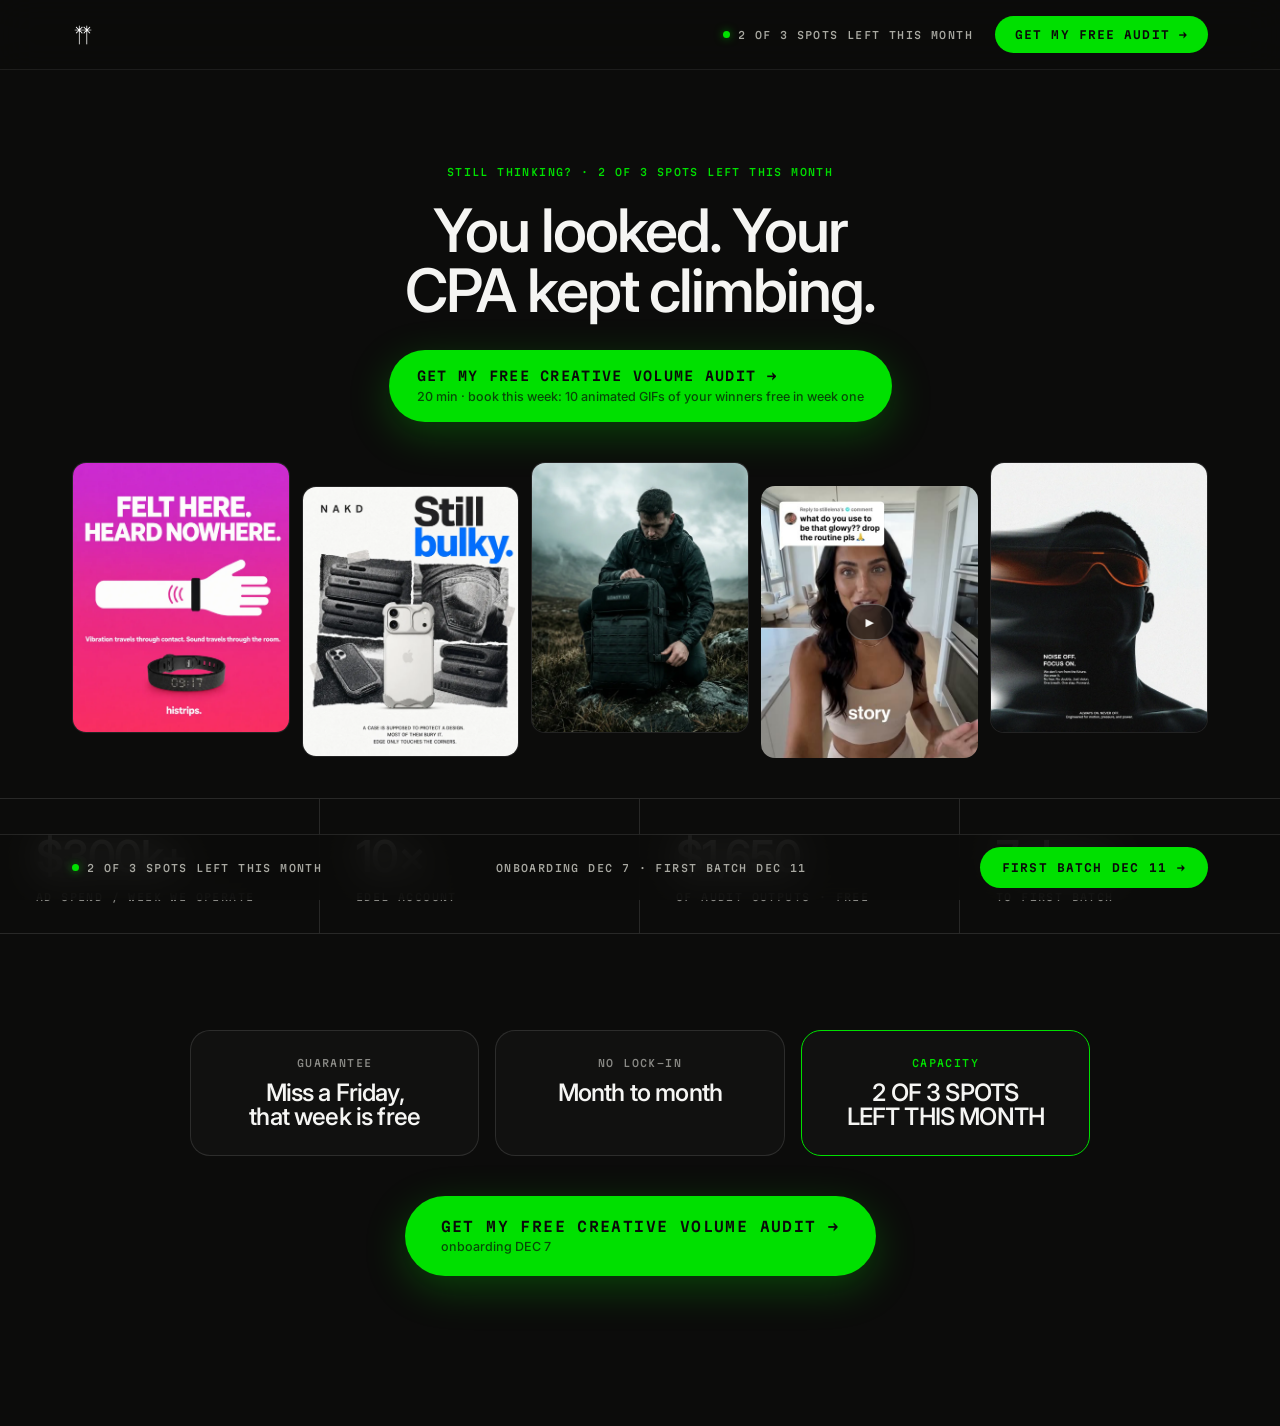
<file: more-ads/short/index.html>
<!DOCTYPE html>
<html lang="en">
<head>
<meta charset="utf-8">
<meta name="viewport" content="width=device-width, initial-scale=1">
<title>You looked. Your CPA kept climbing. — twopalms</title>
<meta name="description" content="Free Creative Volume Audit. 20 minutes, your Ads Manager open. Book this week and week one ships 10 animated GIFs of your winners, free.">
<link rel="canonical" href="https://twopalms.studio/more-ads/short/">
<meta name="robots" content="noindex,follow">
<meta property="og:title" content="You looked. Your CPA kept climbing. — twopalms">
<meta property="og:description" content="Free Creative Volume Audit. 20 minutes, your Ads Manager open. Book this week and week one ships 10 animated GIFs of your winners, free.">
<meta property="og:image" content="https://twopalms.studio/assets/og.png">
<meta property="og:url" content="https://twopalms.studio/more-ads/short/">
<meta property="og:type" content="website">
<meta name="twitter:card" content="summary_large_image">
<link rel="icon" href="/favicon.ico" sizes="48x48">
<link rel="icon" type="image/png" sizes="32x32" href="/assets/favicon-32.png">
<link rel="apple-touch-icon" href="/assets/apple-touch-icon.png">
<link rel="preconnect" href="https://fonts.googleapis.com">
<link rel="preconnect" href="https://fonts.gstatic.com" crossorigin>
<link href="https://fonts.googleapis.com/css2?family=Inter:ital,opsz,wght@0,14..32,400..700;1,14..32,400&family=Martian+Mono:wght@300..800&display=swap" rel="stylesheet">
<link rel="stylesheet" href="/more-ads/landing.css">

<!-- Meta Pixel -->
<script>
!function(f,b,e,v,n,t,s)
{if(f.fbq)return;n=f.fbq=function(){n.callMethod?
n.callMethod.apply(n,arguments):n.queue.push(arguments)};
if(!f._fbq)f._fbq=n;n.push=n;n.loaded=!0;n.version='2.0';
n.queue=[];t=b.createElement(e);t.async=!0;
t.src=v;s=b.getElementsByTagName(e)[0];
s.parentNode.insertBefore(t,s)}(window,document,'script',
'https://connect.facebook.net/en_US/fbevents.js');
fbq('init', '1645505560339533');
fbq('track', 'PageView');
</script>
<noscript><img height="1" width="1" style="display:none" alt=""
src="https://www.facebook.com/tr?id=1645505560339533&ev=PageView&noscript=1"></noscript>
<!-- End Meta Pixel -->
</head>
<body data-spots="2">

<div class="nav"><a href="#top"><img src="/assets/logo-white.png" alt="twopalms" style="height:22px;width:auto;display:block"></a><div style="display:flex;align-items:center;gap:22px"><span class="lbl hidem" style="display:flex;align-items:center;gap:8px;color:#A9A9A2"><span class="livedot"></span><span data-bind="spotsLabel"></span></span><button class="ctamini" data-act="openQual">Get my free audit →</button></div></div>

<div id="top" style="background:#0C0C0B;color:#F5F5F3">
<div class="sect" style="padding-bottom:40px;text-align:center">
<div class="lbl" style="color:#00E000;margin-bottom:22px">STILL THINKING? · <span data-bind="spotsLabel"></span></div>
<h1 class="disp" style="font-size:60px;margin:0 auto;max-width:860px">You looked. Your CPA kept climbing.</h1>
<div style="margin-top:30px"><button class="cta" data-act="openQual"><span class="ctat">Get my free Creative Volume Audit →</span><span class="ctas">20 min · book this week: 10 animated GIFs of your winners free in week one</span></button></div>
</div>
<div class="g5 padx" style="padding:0 72px 64px">
<div class="tile" style="aspect-ratio:4/5"><img src="../assets/work/hs-felt-here.webp" alt=""></div>
<div class="tile" style="aspect-ratio:4/5;transform:translateY(24px)"><img src="../assets/work/nk-still-bulky.webp" alt=""></div>
<div class="tile" style="aspect-ratio:4/5"><img src="../assets/work/lo-mountain-fog.webp" alt=""></div>
<button class="tile vid" data-video="/assets/ugc/ugc-glowdrop.mp4" data-label="UGC — GlowDrop" style="aspect-ratio:4/5;transform:translateY(24px);padding:0;cursor:pointer"><img src="/assets/ugc/ugc-glowdrop.jpg" alt="UGC — GlowDrop"><span class="watch">▶</span></button>
<div class="tile" style="aspect-ratio:4/5"><img src="../assets/work/sg-noise-off.webp" alt=""></div>
</div>
<div class="g4" style="gap:0;border-top:1px solid rgba(245,245,243,.12);border-bottom:1px solid rgba(245,245,243,.12)">
<div class="stat"><div class="statn">$300k+</div><div class="lbl" style="margin-top:8px">AD SPEND / WEEK WE OPERATE</div></div>
<div class="stat"><div class="statn">10×</div><div class="lbl" style="margin-top:8px">EDEL ACCOUNT</div></div>
<div class="stat"><div class="statn">$1,650</div><div class="lbl" style="margin-top:8px">OF AUDIT OUTPUTS · FREE</div></div>
<div class="stat"><div class="statn">7 days</div><div class="lbl" style="margin-top:8px">TO FIRST BATCH</div></div>
</div>
<div class="sect" style="text-align:center;padding-bottom:150px">
<div class="g3" style="max-width:900px;margin:0 auto 40px">
<div class="card"><span class="lbl">GUARANTEE</span><div class="disp" style="font-size:24px">Miss a Friday, that week is free</div></div>
<div class="card"><span class="lbl">NO LOCK-IN</span><div class="disp" style="font-size:24px">Month to month</div></div>
<div class="card" style="border-color:#00E000"><span class="lbl" style="color:#00E000">CAPACITY</span><div class="disp" style="font-size:24px" data-bind="spotsLabel"></div></div>
</div>
<button class="cta" style="padding:22px 36px" data-act="openQual"><span class="ctat" style="font-size:14px">Get my free Creative Volume Audit →</span><span class="ctas">onboarding <span data-bind="nextMonday"></span></span></button>
</div>
</div>

<div class="sticky"><span class="lbl" style="color:#A9A9A2;display:flex;align-items:center;gap:8px"><span class="livedot"></span><span data-bind="spotsLabel"></span></span><span class="lbl hidem" style="color:#A9A9A2">ONBOARDING <span data-bind="nextMonday"></span> · FIRST BATCH <span data-bind="day7"></span></span><button class="ctamini" style="padding:14px 22px" data-act="openQual">First batch <span data-bind="day7"></span> →</button></div>

<div id="qual"></div>
<div id="lightbox"></div>
<script src="/more-ads/landing.js" defer></script>
</body>
</html>
</file>
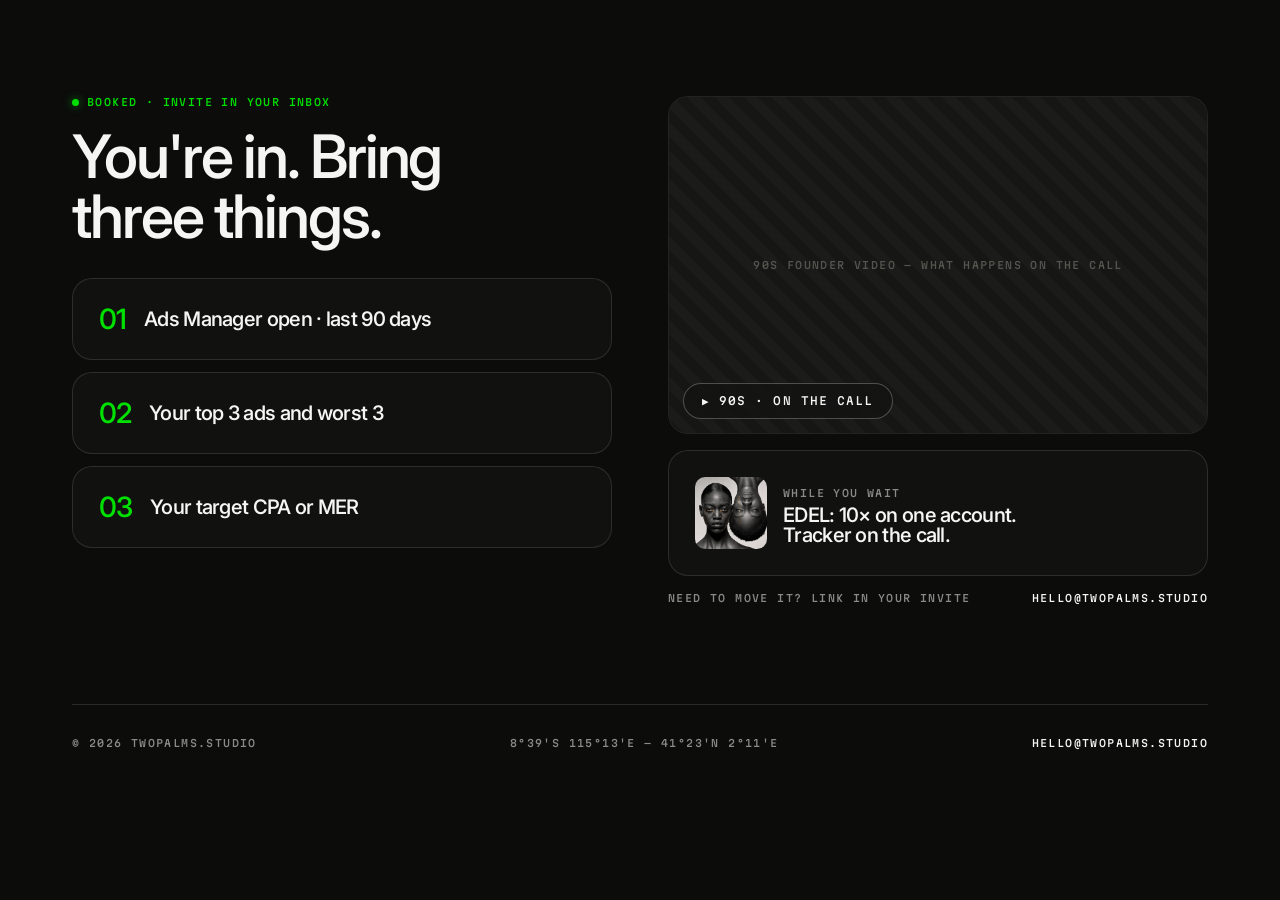
<file: more-ads/thanks/index.html>
<!DOCTYPE html>
<html lang="en">
<head>
<meta charset="utf-8">
<meta name="viewport" content="width=device-width, initial-scale=1">
<title>You're in — twopalms</title>
<meta name="description" content="Your Creative Volume Audit is booked. Bring three things to the call.">
<link rel="canonical" href="https://twopalms.studio/more-ads/thanks/">
<meta name="robots" content="noindex,follow">
<meta property="og:title" content="You're in — twopalms">
<meta property="og:description" content="Your Creative Volume Audit is booked. Bring three things to the call.">
<meta property="og:image" content="https://twopalms.studio/assets/og.png">
<meta property="og:url" content="https://twopalms.studio/more-ads/thanks/">
<meta property="og:type" content="website">
<meta name="twitter:card" content="summary_large_image">
<link rel="icon" href="/favicon.ico" sizes="48x48">
<link rel="icon" type="image/png" sizes="32x32" href="/assets/favicon-32.png">
<link rel="apple-touch-icon" href="/assets/apple-touch-icon.png">
<link rel="preconnect" href="https://fonts.googleapis.com">
<link rel="preconnect" href="https://fonts.gstatic.com" crossorigin>
<link href="https://fonts.googleapis.com/css2?family=Inter:ital,opsz,wght@0,14..32,400..700;1,14..32,400&family=Martian+Mono:wght@300..800&display=swap" rel="stylesheet">
<link rel="stylesheet" href="/more-ads/landing.css">

<!-- Meta Pixel -->
<script>
!function(f,b,e,v,n,t,s)
{if(f.fbq)return;n=f.fbq=function(){n.callMethod?
n.callMethod.apply(n,arguments):n.queue.push(arguments)};
if(!f._fbq)f._fbq=n;n.push=n;n.loaded=!0;n.version='2.0';
n.queue=[];t=b.createElement(e);t.async=!0;
t.src=v;s=b.getElementsByTagName(e)[0];
s.parentNode.insertBefore(t,s)}(window,document,'script',
'https://connect.facebook.net/en_US/fbevents.js');
fbq('init', '1645505560339533');
fbq('track', 'PageView');
</script>
<noscript><img height="1" width="1" style="display:none" alt=""
src="https://www.facebook.com/tr?id=1645505560339533&ev=PageView&noscript=1"></noscript>
<!-- End Meta Pixel -->
</head>
<body data-spots="2">

<div id="top" style="background:#0C0C0B;color:#F5F5F3;min-height:100vh">
<div class="sect">
<div class="g2" style="gap:56px;align-items:start">
<div><div class="lbl" style="color:#00E000;display:flex;align-items:center;gap:8px"><span class="livedot"></span>BOOKED · INVITE IN YOUR INBOX</div><h1 class="disp" style="font-size:60px;margin:18px 0 0">You're in. Bring three things.</h1>
<div style="margin-top:32px;display:flex;flex-direction:column;gap:12px">
<div class="card" style="flex-direction:row;align-items:center;gap:18px"><span class="disp" style="font-size:28px;color:#00E000">01</span><div class="disp" style="font-size:20px">Ads Manager open · last 90 days</div></div>
<div class="card" style="flex-direction:row;align-items:center;gap:18px"><span class="disp" style="font-size:28px;color:#00E000">02</span><div class="disp" style="font-size:20px">Your top 3 ads and worst 3</div></div>
<div class="card" style="flex-direction:row;align-items:center;gap:18px"><span class="disp" style="font-size:28px;color:#00E000">03</span><div class="disp" style="font-size:20px">Your target CPA or MER</div></div>
</div></div>
<div style="display:flex;flex-direction:column;gap:16px">
<div class="tile" style="aspect-ratio:16/10;border-radius:20px"><span class="slot lbl">90S FOUNDER VIDEO — WHAT HAPPENS ON THE CALL</span><span class="watch" style="top:auto;left:14px;bottom:14px;transform:none;pointer-events:none">▶ 90S · ON THE CALL</span></div>
<div class="card" style="flex-direction:row;align-items:center;gap:16px"><img src="../assets/work/ed-gold-tears.webp" alt="" style="width:72px;height:72px;object-fit:cover;border-radius:10px;flex:none"><div><span class="lbl">WHILE YOU WAIT</span><div class="disp" style="font-size:20px;margin-top:4px">EDEL: 10× on one account. Tracker on the call.</div></div></div>
<div class="lbl" style="display:flex;justify-content:space-between;flex-wrap:wrap;gap:12px"><span>NEED TO MOVE IT? LINK IN YOUR INVITE</span><a href="mailto:hello@twopalms.studio" style="color:#F5F5F3">HELLO@TWOPALMS.STUDIO</a></div>
</div>
</div>
<div style="margin-top:100px;display:flex;justify-content:space-between;flex-wrap:wrap;gap:16px;border-top:1px solid rgba(245,245,243,.12);padding-top:32px"><span class="lbl">© 2026 TWOPALMS.STUDIO</span><span class="lbl">8°39'S 115°13'E — 41°23'N 2°11'E</span><a href="mailto:hello@twopalms.studio" class="lbl" style="color:#F5F5F3">HELLO@TWOPALMS.STUDIO</a></div>
</div>
</div>

<script src="/more-ads/landing.js" defer></script>
</body>
</html>
</file>
<file: styles.css>
/* twopalms.studio — tokens & layout faithful to twopalms Design System v1.0 */
:root{--gx:max(72px,calc((100vw - 1296px)/2))}
body{margin:0;background:#FFFFFF;font-family:'Inter','Helvetica Neue',Helvetica,Arial,sans-serif;color:#0A0A0A}
a{color:inherit;text-decoration:none}a:hover{color:#55554F}
html{scroll-behavior:smooth}
::selection{background:#00FF00;color:#0A0A0A}
.page{width:100%;background:#FFFFFF;overflow-x:clip}
.mono{font-family:'Martian Mono',monospace}
.lbl{font-family:'Martian Mono',monospace;font-size:9.5px;letter-spacing:.14em;text-transform:uppercase;color:#8A8A86;font-weight:500}
.lbld{font-family:'Martian Mono',monospace;font-size:9.5px;letter-spacing:.14em;text-transform:uppercase;color:#6E6E68;font-weight:500}
.disp{font-weight:550;letter-spacing:-.035em;line-height:1.05}
.body{font-size:15px;line-height:1.65;color:#55554F}
.fx{display:flex}.jc{justify-content:center}.jb{justify-content:space-between}.ac{align-items:center}
.gap8{gap:8px}.gap12{gap:12px}.gap16{gap:16px}.gap24{gap:24px}
.tc{text-align:center}.m0{margin:0}.mb12{margin-bottom:12px}.mb16{margin-bottom:16px}.mt16{margin-top:16px}
.livedot{width:7px;height:7px;border-radius:50%;background:#00E000;display:inline-block;box-shadow:0 0 8px rgba(0,224,0,.6);flex:none;animation:pulse 2.6s ease-in-out infinite}
@keyframes pulse{0%,100%{box-shadow:0 0 8px rgba(0,224,0,.6)}50%{box-shadow:0 0 14px rgba(0,224,0,.95)}}
.cursor{color:#00E000;animation:blink 1.1s steps(1) infinite;margin-left:2px}
@keyframes blink{50%{opacity:0}}
.sect{padding:110px var(--gx)}
.dark{background:#0C0C0B;color:#F5F5F3}
.dark .body{color:#A9A9A2}
.btnp{background:#0A0A0A;color:#fff;border:1px solid #0A0A0A;padding:14px 26px;font-family:inherit;font-size:14px;font-weight:500;cursor:pointer}
.btnp:hover{background:#262626}
.btng{background:transparent;color:#0A0A0A;border:1px solid rgba(10,10,10,.35);padding:14px 26px;font-family:inherit;font-size:14px;font-weight:500;cursor:pointer}
.btng:hover{border-color:#0A0A0A}
.glassbtn{background:rgba(255,255,255,.07);color:#F5F5F3;border:1px solid rgba(255,255,255,.18);border-radius:999px;padding:16px 32px;font-family:inherit;font-size:15px;font-weight:500;cursor:pointer;backdrop-filter:blur(12px);-webkit-backdrop-filter:blur(12px);box-shadow:inset 0 1px 0 rgba(255,255,255,.25),inset 0 -10px 20px rgba(255,255,255,.05),0 10px 30px rgba(0,0,0,.5);transition:background .25s ease-out,transform .25s ease-out}
.glassbtn:hover{background:rgba(255,255,255,.13);transform:translateY(-1px)}
.ghostd{background:transparent;color:#F5F5F3;border:none;font-family:inherit;font-size:15px;font-weight:500;cursor:pointer;border-bottom:1px solid rgba(245,245,243,.4);padding:0 0 3px;border-radius:0;transition:border-color .2s ease-out}
.ghostd:hover{border-color:#F5F5F3}
.navwrap{position:sticky;top:18px;z-index:50;padding:0 var(--gx);height:0;overflow:visible}
.nav{display:grid;grid-template-columns:1fr auto 1fr;align-items:center;padding:13px 26px;border-radius:999px;transition:box-shadow .3s ease-out}
.navhome{justify-self:start;grid-column:1}
.navlinks{grid-column:2}
.navright{justify-self:end;grid-column:3}
.nav a{font-size:14px;font-weight:500;color:#F5F5F3}.nav a:hover{opacity:.7}
.navcta{font-size:8.5px;letter-spacing:.1em;color:#F5F5F3;font-weight:400}
.gap10{gap:10px}
.navburger{display:none;width:34px;height:34px;background:transparent;border:none;cursor:pointer;padding:8px;flex-direction:column;justify-content:center;gap:6px}
.navburger span{display:block;height:1.5px;width:100%;background:#F5F5F3;transition:transform .25s ease-out,opacity .25s ease-out}
body[data-menu="open"] .navburger span:first-child{transform:translateY(3.75px) rotate(45deg)}
body[data-menu="open"] .navburger span:last-child{transform:translateY(-3.75px) rotate(-45deg)}
.navmenu{display:none;flex-direction:column;gap:0;margin-top:10px;padding:10px 24px;border-radius:22px;background:rgba(14,14,13,.82);backdrop-filter:blur(20px);-webkit-backdrop-filter:blur(20px);border:1px solid rgba(255,255,255,.16);box-shadow:inset 0 1px 0 rgba(255,255,255,.2),0 14px 34px rgba(0,0,0,.45);opacity:0;transform:translateY(-6px);pointer-events:none;transition:opacity .22s ease-out,transform .22s ease-out}
.navmenu a{font-size:15px;font-weight:500;color:#F5F5F3;padding:13px 0;border-bottom:1px solid rgba(245,245,243,.1)}
.navmenu a:last-child{border-bottom:none}
.navmenucta{font-size:9px !important;letter-spacing:.12em;display:flex;align-items:center;gap:8px}
body[data-menu="open"] .navmenu{opacity:1;transform:none;pointer-events:auto}
body[data-nav="glass"] .nav{background:rgba(18,18,17,.4);backdrop-filter:blur(18px);-webkit-backdrop-filter:blur(18px);border:1px solid rgba(255,255,255,.16);box-shadow:inset 0 1px 0 rgba(255,255,255,.22),inset 0 -8px 16px rgba(255,255,255,.04),0 10px 30px rgba(0,0,0,.35)}
body[data-nav="invert"] .nav{mix-blend-mode:difference;color:#fff}
body[data-nav="invert"] .nav .livedot{display:none}
.navlogo{height:22px;width:auto;display:block}
.marquee{overflow:hidden;padding:30px 0 10px;margin:0 calc(-1*var(--gx));-webkit-mask-image:linear-gradient(90deg,transparent,#000 8%,#000 92%,transparent);mask-image:linear-gradient(90deg,transparent,#000 8%,#000 92%,transparent)}
.mtrack{display:flex;width:max-content;animation:marq 48s linear infinite}
.marquee:hover .mtrack{animation-play-state:paused}
.mset{display:flex;gap:26px;padding-right:26px}
@keyframes marq{to{transform:translateX(-50%)}}
.tiltc{width:230px;height:300px;border-radius:18px;overflow:hidden;flex:none;box-shadow:0 24px 60px rgba(0,0,0,.55);position:relative;background:rgba(255,255,255,.09);border:1px solid rgba(255,255,255,.12);transform:rotate(var(--r,0deg)) translateY(var(--y,0px))}
.tiltc img,.tiltc video{width:100%;height:100%;object-fit:cover;display:block}
.reel{width:198px;height:352px;border-radius:14px;overflow:hidden;flex:none;position:relative;box-shadow:0 18px 44px rgba(0,0,0,.5);background:rgba(255,255,255,.09);border:1px solid rgba(255,255,255,.12)}
.statrow{display:grid;grid-template-columns:1fr 1fr 1fr;border-top:1px solid rgba(10,10,10,.12)}
.stat{padding:34px 72px;border-right:1px solid rgba(10,10,10,.12)}
.statn{font-weight:550;letter-spacing:-.03em;font-size:34px}
.blocks{display:grid;grid-template-columns:repeat(4,1fr);gap:16px}
.block{border:1px solid rgba(10,10,10,.14);padding:28px 24px;min-height:230px;display:flex;flex-direction:column;justify-content:space-between;transition:transform .25s ease-out,box-shadow .25s ease-out,border-color .2s ease-out}
.block:hover{border-color:#0A0A0A}
.blockt{font-size:20px;font-weight:550;letter-spacing:-.02em}
.blockinner{display:flex;flex-direction:column;justify-content:flex-end;flex:1}
.blocklist{list-style:none;margin:18px 0 0;padding:14px 0 0;border-top:1px solid rgba(10,10,10,.08);display:flex;flex-direction:column;gap:9px}
.blocklist li{font-family:'Martian Mono',monospace;font-size:9.5px;letter-spacing:.12em;text-transform:uppercase;color:#55554F;opacity:.45;transition:opacity .5s ease-out}
.blocklist li:nth-child(2){transition-delay:.07s}
.blocklist li:nth-child(3){transition-delay:.14s}
.blocklist li:nth-child(4){transition-delay:.21s}
.block.decoded .blocklist li{opacity:1}
.wrap{flex-wrap:wrap}
.rx{margin-top:52px}
.rxchip{font-family:'Martian Mono',monospace;font-size:9.5px;letter-spacing:.1em;text-transform:uppercase;background:transparent;border:1px solid rgba(245,245,243,.28);color:#F5F5F3;padding:11px 18px;font-weight:500;border-radius:999px;cursor:pointer;transition:border-color .2s ease-out,background .2s ease-out}
.rxchip::after{content:' +';color:#8A8A86}
.rxchip.active::after{content:' −';color:#F5F5F3}
.rxchip:hover{border-color:#F5F5F3}
.rxchip.active{border-color:#F5F5F3;background:rgba(255,255,255,.1)}
.rx:not(.touched) .rxchip{animation:rxpulse 3s ease-in-out infinite}
.rx:not(.touched) .rxchip:nth-child(2){animation-delay:.4s}
.rx:not(.touched) .rxchip:nth-child(3){animation-delay:.8s}
.rx:not(.touched) .rxchip:nth-child(4){animation-delay:1.2s}
.rx:not(.touched) .rxchip:nth-child(5){animation-delay:1.6s}
@keyframes rxpulse{0%,100%{border-color:rgba(245,245,243,.28)}50%{border-color:rgba(245,245,243,.75)}}
.fimg-blur{filter:blur(22px) saturate(.85);transform:scale(1.18)}
.fdecrypt{position:absolute;top:50%;left:50%;transform:translate(-50%,-50%);z-index:2;font-family:'Martian Mono',monospace;font-size:9px;letter-spacing:.14em;text-transform:uppercase;color:#55554F;background:rgba(255,255,255,.8);padding:4px 9px}
.rxpanel{margin-top:24px;border-radius:20px;padding:30px 34px;background:rgba(255,255,255,.05);backdrop-filter:blur(14px);-webkit-backdrop-filter:blur(14px);border:1px solid rgba(255,255,255,.14);box-shadow:inset 0 1px 0 rgba(255,255,255,.15),0 14px 40px rgba(0,0,0,.4);animation:rxin .35s ease-out}
@keyframes rxin{from{opacity:0;transform:translateY(10px)}}
.rxpanel[hidden]{display:none}
.rxblocks{display:flex;gap:8px;flex-wrap:wrap;margin-bottom:6px}
.rxblock{font-family:'Martian Mono',monospace;font-size:9px;letter-spacing:.1em;text-transform:uppercase;border:1px solid rgba(245,245,243,.35);color:#F5F5F3;padding:5px 11px;border-radius:999px}
.rxstep{display:grid;grid-template-columns:30px 1fr;gap:14px;align-items:baseline;padding:13px 0;border-bottom:1px solid rgba(245,245,243,.1)}
.rxstep:last-of-type{border-bottom:none}
.rxout{font-size:19px;font-weight:550;letter-spacing:-.02em;margin:10px 0 22px;max-width:560px}
@media (max-width:780px){
.rxpanel{padding:24px 20px}
}
.wcard{width:300px;flex:none;--fh:380px}
.wframe{height:var(--fh);border:1px solid rgba(10,10,10,.16);position:relative;overflow:hidden}
.wframe img{width:100%;height:100%;object-fit:cover;display:block;transition:transform .5s ease-out}
.wcard:hover .wframe img:not(.wshot){transform:scale(1.03)}
.wsite{background:#EDEDEA}
.wshot{height:auto !important;object-fit:unset !important;transform:translateY(0);transition:transform 8s cubic-bezier(.3,.05,.3,1) !important}
.wcard:hover .wshot{transform:translateY(calc(-100% + var(--fh)))}
.wmeta{padding:12px 2px 8px;display:flex;justify-content:space-between;align-items:baseline}
.wpills{display:flex;gap:6px;flex-wrap:wrap;padding:0 2px}
.wpill{font-family:'Martian Mono',monospace;font-size:8px;letter-spacing:.1em;text-transform:uppercase;border:1px solid rgba(10,10,10,.22);color:#55554F;padding:4px 9px;border-radius:999px;font-weight:500}
@media (hover:none){
.wshot{animation:sitescroll 20s ease-in-out infinite alternate}
@keyframes sitescroll{from{transform:translateY(0)}to{transform:translateY(calc(-100% + var(--fh)))}}
}
@media (prefers-reduced-motion: reduce){
.wshot{animation:none !important;transition:none !important}
}
.rail{display:flex;gap:18px;overflow-x:auto;scroll-behavior:smooth;scrollbar-width:none;padding:2px}
.rail::-webkit-scrollbar{display:none}
.navarr{width:44px;height:44px;border:1px solid rgba(10,10,10,.3);background:#fff;cursor:pointer;font-size:15px;display:inline-flex;align-items:center;justify-content:center;font-family:inherit;transition:border-color .2s ease-out,transform .2s ease-out}
.navarr:hover{border-color:#0A0A0A;transform:translateY(-1px)}
.step{display:grid;grid-template-columns:180px 1fr 320px;gap:32px;padding:34px 0;border-top:1px solid rgba(245,245,243,.14);align-items:baseline}
.fcard{border:1px solid rgba(10,10,10,.14);padding:0;min-width:0;flex:1}
.fbody{padding:22px 24px}
.fimg{width:100%;height:100%;object-fit:cover;object-position:50% 22%;display:block;transition:transform .5s ease-out}
.fcard:hover .fimg{transform:scale(1.02)}
.fmeta-r{display:flex;flex-direction:column;align-items:flex-end;gap:7px}
.flink{color:#55554F}
.flink:hover{color:#0A0A0A}
.calbox{background:#FFFFFF;border-radius:14px;min-height:420px;display:flex;align-items:center;justify-content:center;flex-direction:column;gap:12px;color:#55554F}
.foot{padding:40px var(--gx);display:flex;justify-content:space-between;border-top:1px solid rgba(245,245,243,.12)}
.ph{background:repeating-linear-gradient(-45deg,#EDEDEA,#EDEDEA 6px,#E3E3DF 6px,#E3E3DF 12px);display:flex;align-items:center;justify-content:center;position:absolute;inset:0}
.phl{font-family:'Martian Mono',monospace;font-size:9px;letter-spacing:.14em;text-transform:uppercase;color:#8A8A86;background:rgba(255,255,255,.75);padding:3px 7px}
body[data-glass="on"] .block{border-radius:20px;background:linear-gradient(180deg,rgba(255,255,255,.85),rgba(244,244,242,.55));backdrop-filter:blur(14px);-webkit-backdrop-filter:blur(14px);border:1px solid rgba(10,10,10,.08);box-shadow:0 12px 32px rgba(0,0,0,.07),inset 0 1px 0 #fff}
body[data-glass="on"] .block:hover{transform:translateY(-2px);box-shadow:0 18px 44px rgba(0,0,0,.1),inset 0 1px 0 #fff}
body[data-glass="on"] .wframe{border-radius:18px;overflow:hidden;border:1px solid rgba(10,10,10,.08);box-shadow:0 16px 40px rgba(0,0,0,.12)}
body[data-glass="on"] .fcard{border-radius:20px;overflow:hidden;background:linear-gradient(180deg,rgba(255,255,255,.85),rgba(244,244,242,.55));border:1px solid rgba(10,10,10,.08);box-shadow:0 12px 32px rgba(0,0,0,.07),inset 0 1px 0 #fff;transition:transform .25s ease-out,box-shadow .25s ease-out}
body[data-glass="on"] .fcard:hover{transform:translateY(-2px);box-shadow:0 18px 44px rgba(0,0,0,.1),inset 0 1px 0 #fff}
body[data-glass="on"] .navarr{border-radius:50%;box-shadow:0 4px 14px rgba(0,0,0,.08)}
body[data-glass="on"] .btnp{border-radius:999px}
body[data-glass="on"] .btng{border-radius:999px}
.ctalogo{height:56px;width:auto;display:block;margin:0 0 18px}
.footlogo{height:26px;width:auto;display:block}
.h1{font-size:76px}
.h2{font-size:44px}
.h2b{font-size:52px}
.h2m{font-size:56px}
.heropad{padding:130px var(--gx) 0}

/* ---- motion layer (additive, respects reduced motion) ---- */
.rv{opacity:0;transform:translateY(16px);transition:opacity .7s cubic-bezier(.22,.61,.36,1),transform .7s cubic-bezier(.22,.61,.36,1)}
.rv.on{opacity:1;transform:none}
.rv-d1{transition-delay:.08s}
.rv-d2{transition-delay:.16s}
.rv-d3{transition-delay:.24s}
@media (prefers-reduced-motion: reduce){
html{scroll-behavior:auto}
.rv{opacity:1;transform:none;transition:none}
.mtrack{animation:none}
.marquee{overflow-x:auto;-webkit-mask-image:none;mask-image:none}
.livedot,.cursor{animation:none}
}

/* ---- responsive ---- */
@media (max-width:1180px){
:root{--gx:44px}
.h1{font-size:60px}
.h2{font-size:38px}
.h2b{font-size:44px}
.h2m{font-size:46px}
.blocks{grid-template-columns:1fr 1fr}
.block{min-height:190px}
.step{grid-template-columns:130px 1fr 260px;gap:24px}
.stat{padding:30px 44px}
}
@media (max-width:780px){
:root{--gx:20px}
.navwrap{padding:0 14px;top:12px}
.nav{padding:10px 16px}
.navlinks{display:none}
.navlogo{height:22px !important}
.navcta{display:none}
.navburger{display:flex}
.navmenu{display:flex}
.h1{font-size:40px}
.h2{font-size:30px}
.h2b{font-size:34px}
.h2m{font-size:36px}
.heropad{padding:104px 18px 0}
.marquee{padding:28px 0 8px}
.mset{gap:14px;padding-right:14px}
.tiltc{width:168px;height:220px}
.reel{width:148px;height:264px}
.statrow{grid-template-columns:1fr}
.stat{padding:26px 22px;border-right:none;border-bottom:1px solid rgba(10,10,10,.12)}
.stat:last-child{border-bottom:none}
.statn{font-size:28px}
.blocks{grid-template-columns:1fr}
.block{min-height:210px;gap:18px}
.rxrow{flex-direction:column;align-items:flex-start}
.whead{flex-wrap:wrap;gap:16px}
.wcard{width:240px;--fh:310px}
.step{grid-template-columns:1fr;gap:10px;padding:26px 0}
.frow{flex-direction:column}
.foot{flex-direction:column;gap:16px}
.ctalogo{height:44px}
.h2m{max-width:100%}
}
@media (max-width:400px){
.h1{font-size:34px}
.tiltc{width:148px;height:196px}
.glassbtn{padding:14px 24px;font-size:14px}
}
</file>
<file: more-ads/landing.css>
/* twopalms — paid landing (/more-ads). Ported from "TP Paid Landing v2.dc.html". */
body{margin:0;background:#0C0C0B;font-family:'Inter','Helvetica Neue',Helvetica,Arial,sans-serif;color:#0A0A0A;-webkit-font-smoothing:antialiased}
a{color:inherit;text-decoration:none}a:hover{color:#55554F}
button{font-family:inherit}
@keyframes tpMarqL{from{transform:translateX(0)}to{transform:translateX(-50%)}}
@keyframes tpMarqR{from{transform:translateX(-50%)}to{transform:translateX(0)}}
@keyframes tpPulse{0%,100%{opacity:1}50%{opacity:.35}}
.lbl{font-family:'Martian Mono',monospace;font-size:10px;letter-spacing:.14em;text-transform:uppercase;color:#8A8A86;font-weight:500}
.disp{font-weight:550;letter-spacing:-.035em;line-height:1;text-wrap:balance}
.sub{font-size:17px;line-height:1.5;color:#8A8A86;text-wrap:balance}
.light .sub{color:#55554F}
.sect{padding:96px 72px}
.h1{font-size:76px}.h2{font-size:48px}
.g2{display:grid;grid-template-columns:1fr 1fr;gap:16px}
.g3{display:grid;grid-template-columns:repeat(3,minmax(0,1fr));gap:16px}
.g4{display:grid;grid-template-columns:repeat(4,minmax(0,1fr));gap:16px}
.g5{display:grid;grid-template-columns:repeat(5,minmax(0,1fr));gap:12px}
.g10{display:grid;grid-template-columns:repeat(10,minmax(0,1fr));gap:8px}
.cta{display:inline-flex;flex-direction:column;align-items:flex-start;gap:3px;background:#00E000;color:#0A0A0A;border:none;border-radius:999px;padding:18px 28px;text-align:left;cursor:pointer;transition:transform .15s,background .15s;box-shadow:0 12px 40px rgba(0,224,0,.25);max-width:100%;box-sizing:border-box}
.cta:hover{background:#F5F5F3;transform:translateY(-1px)}
.ctat{font-family:'Martian Mono',monospace;font-size:13px;letter-spacing:.1em;text-transform:uppercase;font-weight:600;white-space:normal;line-height:1.35;overflow-wrap:anywhere}
.ctas{font-size:12.5px;font-weight:500;opacity:.7;white-space:nowrap}
.ctamini{display:inline-flex;align-items:center;gap:10px;white-space:nowrap;background:#00E000;color:#0A0A0A;border:none;border-radius:999px;padding:12px 20px;font-family:'Martian Mono',monospace;font-size:11px;letter-spacing:.1em;text-transform:uppercase;font-weight:600;cursor:pointer}
.ctamini:hover{background:#F5F5F3}
.nav{position:sticky;top:0;z-index:40;display:flex;justify-content:space-between;align-items:center;padding:16px 72px;background:rgba(12,12,11,.72);backdrop-filter:blur(18px);border-bottom:1px solid rgba(255,255,255,.08)}
.marq{display:flex;gap:14px;width:max-content;will-change:transform}
.marq img{width:230px;height:288px;object-fit:cover;border-radius:14px;border:1px solid rgba(255,255,255,.1);display:block;flex:none;background:#101010}
.stat{padding:30px 36px;border-right:1px solid rgba(245,245,243,.12)}
.stat:last-child{border-right:none}
.statn{font-weight:550;letter-spacing:-.035em;font-size:44px;color:#F5F5F3}
.tile{position:relative;border-radius:14px;overflow:hidden;border:1px solid rgba(255,255,255,.08);background:#101010}
.tile img{width:100%;height:100%;object-fit:cover;display:block;position:absolute;inset:0}
.chip{position:absolute;left:10px;bottom:10px;background:rgba(18,18,17,.6);backdrop-filter:blur(10px);border:1px solid rgba(255,255,255,.18);border-radius:999px;color:#F5F5F3;padding:5px 10px;font-family:'Martian Mono',monospace;font-size:9.5px;letter-spacing:.12em;text-transform:uppercase;pointer-events:none}
.watch{position:absolute;top:50%;left:50%;transform:translate(-50%,-50%);display:flex;align-items:center;gap:10px;background:rgba(18,18,17,.55);backdrop-filter:blur(14px);border:1px solid rgba(255,255,255,.25);border-radius:999px;color:#F5F5F3;padding:10px 18px;font-family:'Martian Mono',monospace;font-size:11px;letter-spacing:.1em;text-transform:uppercase;font-weight:500;white-space:nowrap}
.tile:hover .watch{color:#00E000;border-color:#00E000}
.card{border:1px solid rgba(245,245,243,.12);border-radius:20px;padding:26px;display:flex;flex-direction:column;gap:12px;background:#111110}
.light .card{border-color:rgba(10,10,10,.12);background:#fff}
.receipt{border-radius:18px;overflow:hidden;border:1px solid rgba(245,245,243,.12);background:#111110;display:flex;flex-direction:column}
.opt{display:flex;justify-content:space-between;align-items:center;width:100%;text-align:left;background:transparent;border:1px solid rgba(245,245,243,.18);border-radius:14px;padding:18px 22px;color:#F5F5F3;font-size:16px;font-weight:500;cursor:pointer;transition:border-color .15s,background .15s}
.opt:hover{border-color:#00E000;background:rgba(0,224,0,.06)}
.sticky{position:fixed;left:0;right:0;bottom:0;z-index:45;display:flex;justify-content:space-between;align-items:center;gap:16px;padding:12px 72px;background:rgba(12,12,11,.88);backdrop-filter:blur(18px);border-top:1px solid rgba(255,255,255,.1);box-sizing:border-box}
.sticky .lbl{white-space:nowrap}
.livedot{width:7px;height:7px;border-radius:50%;background:#00E000;display:inline-block;box-shadow:0 0 8px rgba(0,224,0,.6);flex:none;animation:tpPulse 2s infinite}
.hidem{display:block}
.rng{-webkit-appearance:none;appearance:none;width:100%;height:4px;border-radius:2px;background:rgba(255,255,255,.18);outline:none;margin:12px 0 0}
.rng::-webkit-slider-thumb{-webkit-appearance:none;width:22px;height:22px;border-radius:50%;background:#00E000;border:3px solid #0C0C0B;box-shadow:0 0 0 1px #00E000;cursor:pointer}
.rng::-moz-range-thumb{width:22px;height:22px;border-radius:50%;background:#00E000;border:3px solid #0C0C0B;cursor:pointer}
.faq{border-top:1px solid rgba(245,245,243,.14);padding:22px 0;cursor:pointer}
.faqq{display:flex;justify-content:space-between;gap:24px;font-size:18px;font-weight:550;letter-spacing:-.02em;color:#F5F5F3}
.week{display:grid;grid-template-columns:repeat(5,minmax(0,1fr));gap:0;border:1px solid rgba(10,10,10,.12);border-radius:20px;overflow:hidden;background:#fff}
.day{padding:22px;border-right:1px solid rgba(10,10,10,.12);display:flex;flex-direction:column;gap:12px;min-height:200px}
.day:last-child{border-right:none}
.spot{width:14px;height:14px;border-radius:50%;border:1px solid #00E000;flex:none}
.bookgrid{display:grid;grid-template-columns:280px minmax(0,1fr);gap:48px;max-width:1120px;margin:0 auto;padding:40px 28px 80px;box-sizing:border-box}
.bookrail{display:flex;flex-direction:column;gap:8px;position:sticky;top:96px;align-self:start}
.railstep{display:flex;flex-direction:column;gap:4px;text-align:left;background:transparent;border:1px solid rgba(245,245,243,.12);border-left-width:3px;border-radius:12px;padding:12px 14px;color:#F5F5F3;cursor:pointer;width:100%;box-sizing:border-box}
.railstep:hover{background:rgba(255,255,255,.04)}
.optgrid{display:grid;grid-template-columns:1fr 1fr;gap:10px}
.calc{display:grid;grid-template-columns:minmax(0,.9fr) minmax(0,1.1fr);gap:20px;align-items:stretch}
.krow{display:flex;justify-content:space-between;align-items:baseline;gap:16px}
.krow .lbl{flex:1;min-width:0}
.val{font-weight:550;letter-spacing:-.035em;line-height:1;font-size:34px;flex:none}
/* Media pendiente de entregar: caja neutra en lugar del image-slot del canvas. */
.slot{position:absolute;inset:0;display:flex;align-items:center;justify-content:center;text-align:center;padding:10px;background:repeating-linear-gradient(45deg,#161615,#161615 10px,#1B1B19 10px,#1B1B19 20px);color:#55554F;box-sizing:border-box}
.light .slot{background:repeating-linear-gradient(45deg,#EDEDEA,#EDEDEA 10px,#F4F4F2 10px,#F4F4F2 20px);color:#8A8A86}
@media (max-width:900px){.bookgrid{grid-template-columns:1fr;gap:24px;padding:24px 18px 60px}.bookrail{position:static;flex-direction:row;overflow-x:auto;gap:8px;scrollbar-width:none}.railstep{min-width:150px}.bookrail>div:last-child{display:none}.optgrid{grid-template-columns:1fr}}
@media (max-width:1100px){.h1{font-size:56px}.h2{font-size:38px}.sticky .hidem{display:none}.g10{grid-template-columns:repeat(5,minmax(0,1fr))}}
@media (max-width:820px){
.hidem{display:none!important}
.sect{padding:56px 18px}.nav{padding:12px 18px}.sticky{padding:10px 14px;justify-content:center}
.h1{font-size:38px}.h2{font-size:28px}
.g2,.g3,.calc{grid-template-columns:1fr}.g4,.g5{grid-template-columns:repeat(2,minmax(0,1fr))}.g10{grid-template-columns:repeat(4,minmax(0,1fr));gap:6px}
.g4{gap:10px}.g5{gap:8px}
.marq img{width:150px;height:188px}
.stat{border-right:none;border-bottom:1px solid rgba(245,245,243,.12);padding:18px}
.stat:nth-child(odd){border-right:1px solid rgba(245,245,243,.12)}
.stat:nth-last-child(-n+2){border-bottom:none}
.statn{font-size:28px}
.card{padding:20px;border-radius:16px}
.val{font-size:26px}
.receipt .disp{font-size:20px}
.padx{padding-left:18px!important;padding-right:18px!important}
.week{grid-template-columns:1fr}
.day{border-right:none;border-bottom:1px solid rgba(10,10,10,.12);min-height:0;padding:14px 16px;display:grid;grid-template-columns:38px minmax(0,1fr) minmax(0,42%);align-items:center;gap:10px}
.day:last-child{border-bottom:none}
.day .disp{font-size:16px!important}.day .g3{grid-template-columns:repeat(3,1fr)!important;gap:3px!important;margin:0!important}.day .g3 img{border-radius:4px!important}
.day .lbl{white-space:nowrap;overflow:hidden;text-overflow:ellipsis}
.cta{padding:16px 22px;width:100%;box-sizing:border-box;align-items:center;text-align:center;border-radius:28px}
.ctat{font-size:11.5px;letter-spacing:.08em;white-space:normal;line-height:1.4}.ctas{display:none}
.sticky .ctamini{justify-content:center;text-align:center}
.krow{flex-wrap:wrap;gap:6px 12px}.krow .lbl{flex:1 1 100%}
html,body{overflow-x:hidden}
}
@media (prefers-reduced-motion:reduce){.marq{animation:none!important}.livedot{animation:none}}

/* Video lightbox */
.vid{border:none;background:#101010;overflow:hidden;position:relative}
.lbox{position:fixed;inset:0;z-index:120;background:rgba(8,8,7,.94);backdrop-filter:blur(10px);display:flex;align-items:center;justify-content:center;padding:32px}
.lboxf{margin:0;display:flex;flex-direction:column;align-items:center;gap:12px;max-width:100%;max-height:100%}
.lboxf video{max-width:min(460px,90vw);max-height:80vh;border-radius:16px;background:#000;display:block;box-shadow:0 30px 90px rgba(0,0,0,.6)}
.lboxx{position:absolute;top:20px;right:22px;width:42px;height:42px;border-radius:50%;background:transparent;border:1px solid rgba(255,255,255,.25);color:#F5F5F3;font-size:15px;cursor:pointer;z-index:2}
.lboxx:hover{border-color:#00E000;color:#00E000}
@media (max-width:820px){.lbox{padding:16px}.lboxf video{max-height:74vh}}

/* Sticky CTA: una sola línea a cualquier ancho */
.sticky .ctamini{white-space:nowrap}
@media (max-width:820px){
  .sticky{gap:10px}
  .sticky .ctamini{width:auto;flex:none;white-space:nowrap;font-size:10px;padding:13px 18px!important;text-align:left}
}
@media (max-width:560px){
  .sticky{justify-content:center}
  .sticky .lbl{display:none!important}
  .sticky .ctamini{width:100%;justify-content:center;font-size:10.5px}
}

/* Brand avatars in the hero badge */
.brandstack{display:flex;flex:none}
.brandstack img{width:28px;height:28px;border-radius:50%;border:2px solid #0C0C0B;object-fit:cover;display:block;background:#111110}
.brandstack img + img{margin-left:-8px}
@media (max-width:820px){.brandstack img{width:24px;height:24px}}
</file>
